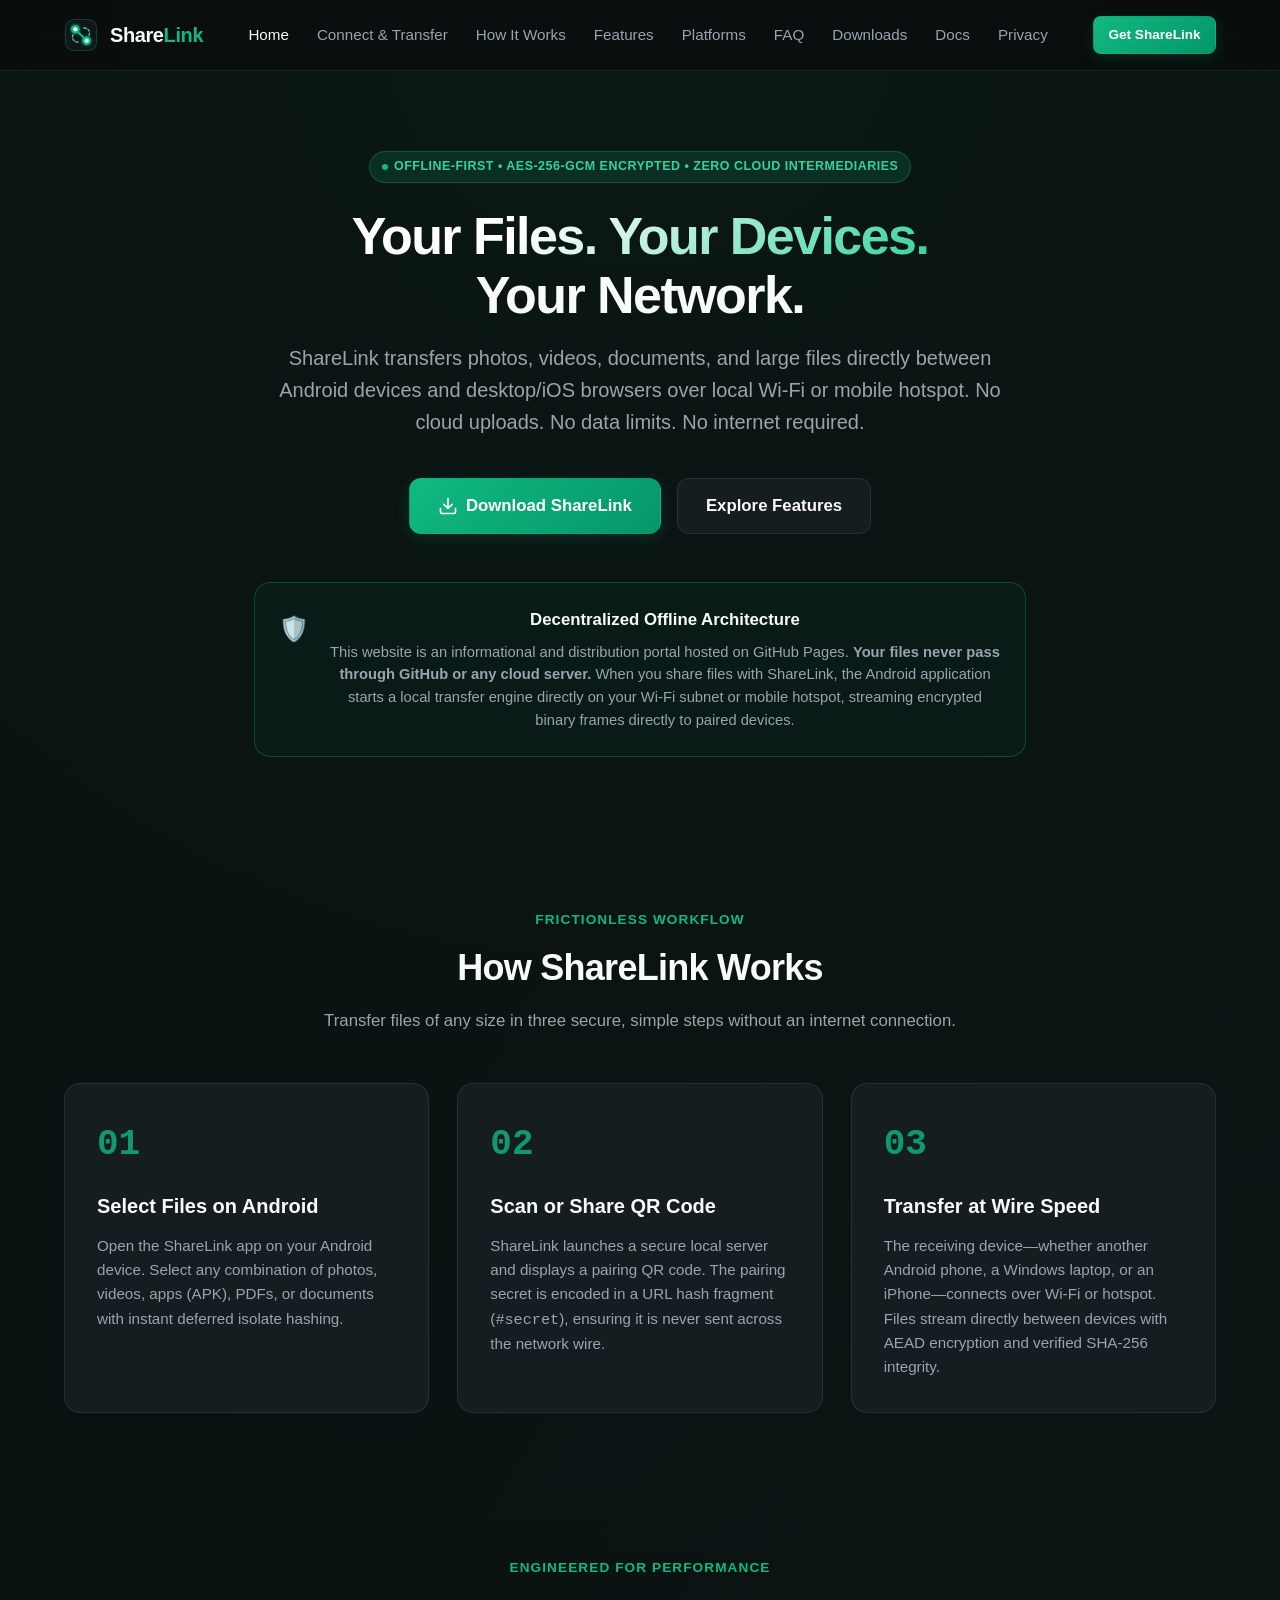
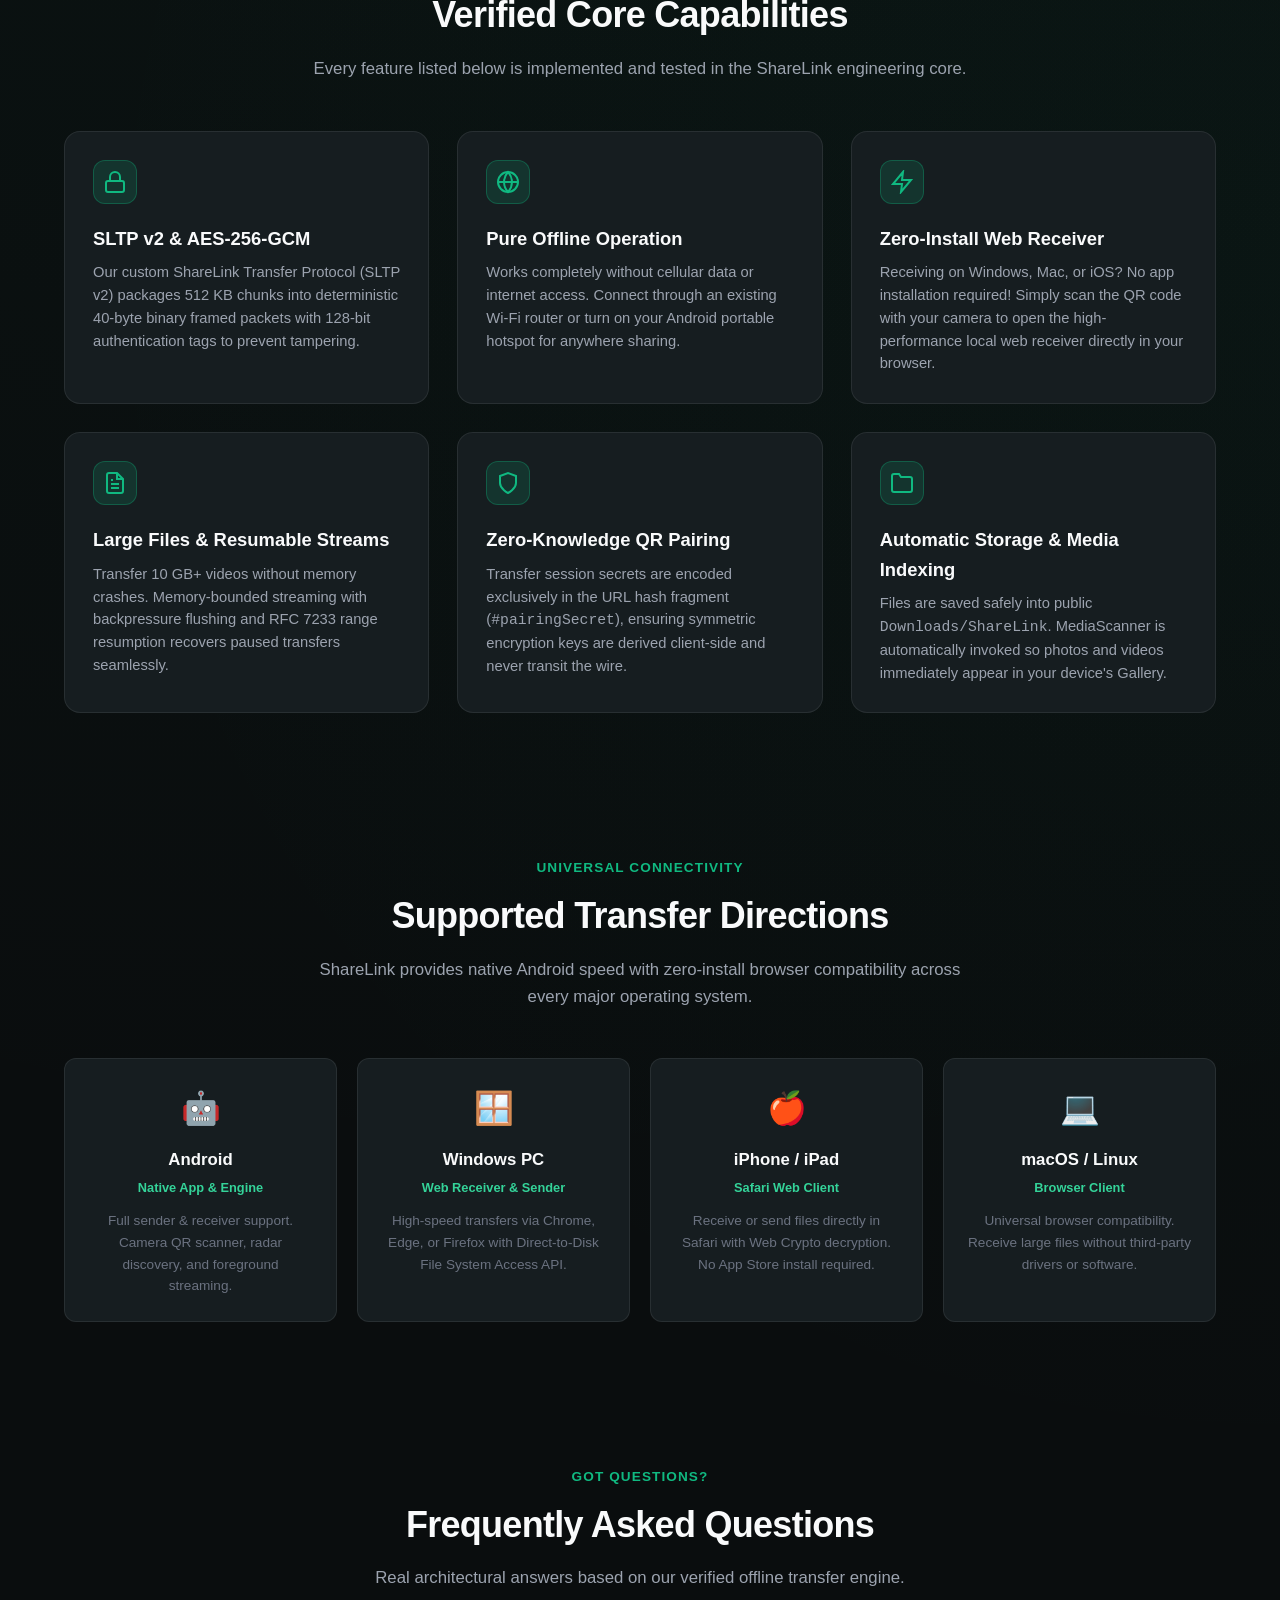
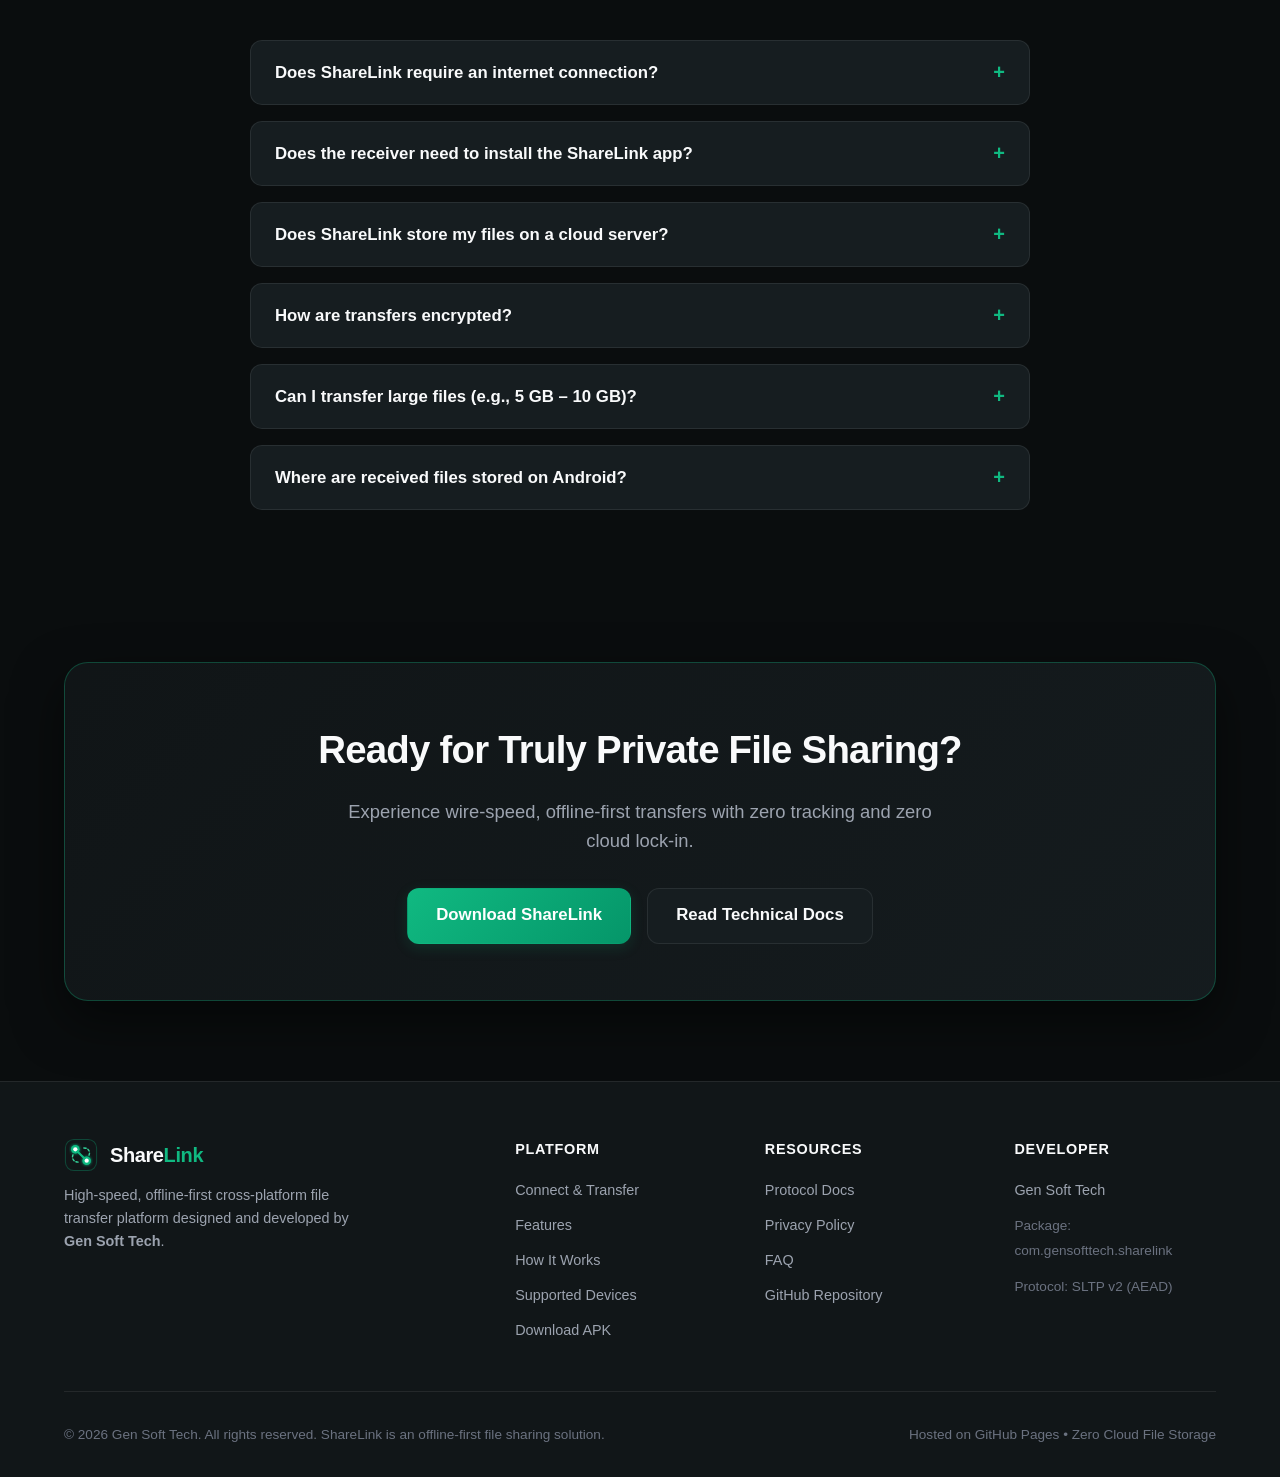
<file: index.html>
<!DOCTYPE html>
<html lang="en">
<head>
  <meta charset="UTF-8">
  <meta name="viewport" content="width=device-width, initial-scale=1.0">
  <title>ShareLink — Your Files. Your Devices. Your Network.</title>
  <meta name="description" content="Fast, offline-first cross-platform file sharing by Gen Soft Tech. Transfer large files directly between Android, iOS, Windows, and macOS over local Wi-Fi. No internet required.">
  <link rel="icon" type="image/svg+xml" href="assets/favicon.svg">
  <link rel="stylesheet" href="css/style.css">
</head>
<body>

  <!-- Site Navigation Header -->
  <header class="site-header">
    <div class="container nav-wrapper">
      <a href="./" class="brand-link" aria-label="ShareLink Home">
        <img src="assets/logo.svg" alt="ShareLink Logo" class="brand-logo">
        <span class="brand-name">Share<span>Link</span></span>
      </a>

      <nav>
        <ul class="nav-links" id="navLinks">
          <li><a href="./" class="active">Home</a></li>
          <li><a href="connect.html">Connect &amp; Transfer</a></li>
          <li><a href="#how-it-works">How It Works</a></li>
          <li><a href="#features">Features</a></li>
          <li><a href="#platforms">Platforms</a></li>
          <li><a href="#faq">FAQ</a></li>
          <li><a href="downloads.html">Downloads</a></li>
          <li><a href="docs.html">Docs</a></li>
          <li><a href="privacy.html">Privacy</a></li>
        </ul>
      </nav>

      <div class="nav-cta">
        <a href="downloads.html" class="btn btn-primary btn-sm">Get ShareLink</a>
        <button class="mobile-menu-toggle" id="mobileMenuBtn" aria-label="Toggle navigation menu">☰</button>
      </div>
    </div>
  </header>

  <!-- Main Hero Section -->
  <main>
    <section class="hero-section">
      <div class="container hero-content">
        <div class="badge">
          <span class="badge-dot"></span>
          Offline-First • AES-256-GCM Encrypted • Zero Cloud Intermediaries
        </div>

        <h1 class="hero-title">
          <span class="text-gradient">Your Files. Your Devices.</span><br>Your Network.
        </h1>

        <p class="hero-subtitle">
          ShareLink transfers photos, videos, documents, and large files directly between Android devices and desktop/iOS browsers over local Wi-Fi or mobile hotspot. No cloud uploads. No data limits. No internet required.
        </p>

        <div class="hero-actions">
          <a href="downloads.html" class="btn btn-primary btn-lg">
            <svg width="20" height="20" viewBox="0 0 24 24" fill="none" stroke="currentColor" stroke-width="2" stroke-linecap="round" stroke-linejoin="round">
              <path d="M21 15v4a2 2 0 0 1-2 2H5a2 2 0 0 1-2-2v-4"></path>
              <polyline points="7 10 12 15 17 10"></polyline>
              <line x1="12" y1="15" x2="12" y2="3"></line>
            </svg>
            Download ShareLink
          </a>
          <a href="#features" class="btn btn-secondary btn-lg">Explore Features</a>
        </div>

        <!-- Architecture Distinction Alert -->
        <div class="arch-distinction-banner">
          <div class="banner-icon">🛡️</div>
          <div class="banner-content">
            <h4>Decentralized Offline Architecture</h4>
            <p>
              This website is an informational and distribution portal hosted on GitHub Pages. <strong>Your files never pass through GitHub or any cloud server.</strong> When you share files with ShareLink, the Android application starts a local transfer engine directly on your Wi-Fi subnet or mobile hotspot, streaming encrypted binary frames directly to paired devices.
            </p>
          </div>
        </div>

      </div>
    </section>

    <!-- How It Works Section -->
    <section class="section" id="how-it-works">
      <div class="container">
        <div class="section-header">
          <div class="section-tag">Frictionless Workflow</div>
          <h2 class="section-title">How ShareLink Works</h2>
          <p class="section-subtitle">Transfer files of any size in three secure, simple steps without an internet connection.</p>
        </div>

        <div class="steps-grid">
          <div class="step-card">
            <div class="step-number">01</div>
            <h3 class="step-title">Select Files on Android</h3>
            <p class="step-desc">
              Open the ShareLink app on your Android device. Select any combination of photos, videos, apps (APK), PDFs, or documents with instant deferred isolate hashing.
            </p>
          </div>

          <div class="step-card">
            <div class="step-number">02</div>
            <h3 class="step-title">Scan or Share QR Code</h3>
            <p class="step-desc">
              ShareLink launches a secure local server and displays a pairing QR code. The pairing secret is encoded in a URL hash fragment (<code>#secret</code>), ensuring it is never sent across the network wire.
            </p>
          </div>

          <div class="step-card">
            <div class="step-number">03</div>
            <h3 class="step-title">Transfer at Wire Speed</h3>
            <p class="step-desc">
              The receiving device—whether another Android phone, a Windows laptop, or an iPhone—connects over Wi-Fi or hotspot. Files stream directly between devices with AEAD encryption and verified SHA-256 integrity.
            </p>
          </div>
        </div>
      </div>
    </section>

    <!-- Verified Features Section -->
    <section class="section" id="features">
      <div class="container">
        <div class="section-header">
          <div class="section-tag">Engineered For Performance</div>
          <h2 class="section-title">Verified Core Capabilities</h2>
          <p class="section-subtitle">Every feature listed below is implemented and tested in the ShareLink engineering core.</p>
        </div>

        <div class="features-grid">
          <div class="feature-card">
            <div class="feature-icon-wrapper">
              <svg width="24" height="24" viewBox="0 0 24 24" fill="none" stroke="currentColor" stroke-width="2"><rect x="3" y="11" width="18" height="11" rx="2" ry="2"></rect><path d="M7 11V7a5 5 0 0 1 10 0v4"></path></svg>
            </div>
            <h3 class="feature-title">SLTP v2 & AES-256-GCM</h3>
            <p class="feature-desc">
              Our custom ShareLink Transfer Protocol (SLTP v2) packages 512 KB chunks into deterministic 40-byte binary framed packets with 128-bit authentication tags to prevent tampering.
            </p>
          </div>

          <div class="feature-card">
            <div class="feature-icon-wrapper">
              <svg width="24" height="24" viewBox="0 0 24 24" fill="none" stroke="currentColor" stroke-width="2"><circle cx="12" cy="12" r="10"></circle><line x1="2" y1="12" x2="22" y2="12"></line><path d="M12 2a15.3 15.3 0 0 1 4 10 15.3 15.3 0 0 1-4 10 15.3 15.3 0 0 1-4-10 15.3 15.3 0 0 1 4-10z"></path></svg>
            </div>
            <h3 class="feature-title">Pure Offline Operation</h3>
            <p class="feature-desc">
              Works completely without cellular data or internet access. Connect through an existing Wi-Fi router or turn on your Android portable hotspot for anywhere sharing.
            </p>
          </div>

          <div class="feature-card">
            <div class="feature-icon-wrapper">
              <svg width="24" height="24" viewBox="0 0 24 24" fill="none" stroke="currentColor" stroke-width="2"><polygon points="13 2 3 14 12 14 11 22 21 10 12 10 13 2"></polygon></svg>
            </div>
            <h3 class="feature-title">Zero-Install Web Receiver</h3>
            <p class="feature-desc">
              Receiving on Windows, Mac, or iOS? No app installation required! Simply scan the QR code with your camera to open the high-performance local web receiver directly in your browser.
            </p>
          </div>

          <div class="feature-card">
            <div class="feature-icon-wrapper">
              <svg width="24" height="24" viewBox="0 0 24 24" fill="none" stroke="currentColor" stroke-width="2"><path d="M14 2H6a2 2 0 0 0-2 2v16a2 2 0 0 0 2 2h12a2 2 0 0 0 2-2V8z"></path><polyline points="14 2 14 8 20 8"></polyline><line x1="16" y1="13" x2="8" y2="13"></line><line x1="16" y1="17" x2="8" y2="17"></line><polyline points="10 9 9 9 8 9"></polyline></svg>
            </div>
            <h3 class="feature-title">Large Files & Resumable Streams</h3>
            <p class="feature-desc">
              Transfer 10 GB+ videos without memory crashes. Memory-bounded streaming with backpressure flushing and RFC 7233 range resumption recovers paused transfers seamlessly.
            </p>
          </div>

          <div class="feature-card">
            <div class="feature-icon-wrapper">
              <svg width="24" height="24" viewBox="0 0 24 24" fill="none" stroke="currentColor" stroke-width="2"><path d="M12 22s8-4 8-10V5l-8-3-8 3v7c0 6 8 10 8 10z"></path></svg>
            </div>
            <h3 class="feature-title">Zero-Knowledge QR Pairing</h3>
            <p class="feature-desc">
              Transfer session secrets are encoded exclusively in the URL hash fragment (<code>#pairingSecret</code>), ensuring symmetric encryption keys are derived client-side and never transit the wire.
            </p>
          </div>

          <div class="feature-card">
            <div class="feature-icon-wrapper">
              <svg width="24" height="24" viewBox="0 0 24 24" fill="none" stroke="currentColor" stroke-width="2"><path d="M22 19a2 2 0 0 1-2 2H4a2 2 0 0 1-2-2V5a2 2 0 0 1 2-2h5l2 3h9a2 2 0 0 1 2 2z"></path></svg>
            </div>
            <h3 class="feature-title">Automatic Storage & Media Indexing</h3>
            <p class="feature-desc">
              Files are saved safely into public <code>Downloads/ShareLink</code>. MediaScanner is automatically invoked so photos and videos immediately appear in your device's Gallery.
            </p>
          </div>
        </div>
      </div>
    </section>

    <!-- Platform Support Section -->
    <section class="section" id="platforms">
      <div class="container">
        <div class="section-header">
          <div class="section-tag">Universal Connectivity</div>
          <h2 class="section-title">Supported Transfer Directions</h2>
          <p class="section-subtitle">ShareLink provides native Android speed with zero-install browser compatibility across every major operating system.</p>
        </div>

        <div class="platforms-grid">
          <div class="platform-card">
            <div class="platform-icon">🤖</div>
            <div class="platform-name">Android</div>
            <div class="platform-mode">Native App &amp; Engine</div>
            <p class="platform-desc">Full sender &amp; receiver support. Camera QR scanner, radar discovery, and foreground streaming.</p>
          </div>

          <div class="platform-card">
            <div class="platform-icon">🪟</div>
            <div class="platform-name">Windows PC</div>
            <div class="platform-mode">Web Receiver &amp; Sender</div>
            <p class="platform-desc">High-speed transfers via Chrome, Edge, or Firefox with Direct-to-Disk File System Access API.</p>
          </div>

          <div class="platform-card">
            <div class="platform-icon">🍎</div>
            <div class="platform-name">iPhone / iPad</div>
            <div class="platform-mode">Safari Web Client</div>
            <p class="platform-desc">Receive or send files directly in Safari with Web Crypto decryption. No App Store install required.</p>
          </div>

          <div class="platform-card">
            <div class="platform-icon">💻</div>
            <div class="platform-name">macOS / Linux</div>
            <div class="platform-mode">Browser Client</div>
            <p class="platform-desc">Universal browser compatibility. Receive large files without third-party drivers or software.</p>
          </div>
        </div>
      </div>
    </section>

    <!-- FAQ Accordion Section -->
    <section class="section" id="faq">
      <div class="container">
        <div class="section-header">
          <div class="section-tag">Got Questions?</div>
          <h2 class="section-title">Frequently Asked Questions</h2>
          <p class="section-subtitle">Real architectural answers based on our verified offline transfer engine.</p>
        </div>

        <div class="faq-list">
          <div class="faq-item">
            <button class="faq-question">
              <span>Does ShareLink require an internet connection?</span>
              <span class="faq-icon">+</span>
            </button>
            <div class="faq-answer">
              <p>No. ShareLink is 100% offline-first. Transfers take place directly over your local Wi-Fi network or an Android portable mobile hotspot. No internet access or mobile data is ever used.</p>
            </div>
          </div>

          <div class="faq-item">
            <button class="faq-question">
              <span>Does the receiver need to install the ShareLink app?</span>
              <span class="faq-icon">+</span>
            </button>
            <div class="faq-answer">
              <p>Only if transferring Android-to-Android natively! For Windows, Mac, iOS, or other platforms, the receiver simply scans the QR code with their camera and opens ShareLink's built-in Web Receiver in their browser. Zero software installation is needed.</p>
            </div>
          </div>

          <div class="faq-item">
            <button class="faq-question">
              <span>Does ShareLink store my files on a cloud server?</span>
              <span class="faq-icon">+</span>
            </button>
            <div class="faq-answer">
              <p>Never. ShareLink has zero cloud servers, zero database backends, and zero accounts. Files travel exclusively peer-to-peer over the local link from sender RAM/disk to receiver RAM/disk.</p>
            </div>
          </div>

          <div class="faq-item">
            <button class="faq-question">
              <span>How are transfers encrypted?</span>
              <span class="faq-icon">+</span>
            </button>
            <div class="faq-answer">
              <p>ShareLink uses authenticated AES-256-GCM encryption with per-file HKDF-SHA256 derived keys and monotonic 96-bit nonces. The encryption key is derived using an out-of-band secret from the QR code hash fragment, ensuring wire eavesdroppers cannot decrypt the data.</p>
            </div>
          </div>

          <div class="faq-item">
            <button class="faq-question">
              <span>Can I transfer large files (e.g., 5 GB – 10 GB)?</span>
              <span class="faq-icon">+</span>
            </button>
            <div class="faq-answer">
              <p>Yes. Our transfer engine operates with 512 KB streaming frames, socket backpressure flushing, and bounded memory buffers. We have benchmarked files over 1 GB with stable peak RSS under 180 MB.</p>
            </div>
          </div>

          <div class="faq-item">
            <button class="faq-question">
              <span>Where are received files stored on Android?</span>
              <span class="faq-icon">+</span>
            </button>
            <div class="faq-answer">
              <p>Files are stored directly in your public <code>Downloads/ShareLink</code> folder. Received photos and videos are automatically indexed using the Android MediaScanner so they immediately show up in your Photos/Gallery app.</p>
            </div>
          </div>
        </div>
      </div>
    </section>

    <!-- Bottom Call-to-Action -->
    <section class="cta-section">
      <div class="container">
        <div class="cta-box">
          <h2 class="cta-title">Ready for Truly Private File Sharing?</h2>
          <p class="cta-subtitle">
            Experience wire-speed, offline-first transfers with zero tracking and zero cloud lock-in.
          </p>
          <div style="display: flex; gap: 1rem; justify-content: center; flex-wrap: wrap;">
            <a href="downloads.html" class="btn btn-primary btn-lg">Download ShareLink</a>
            <a href="docs.html" class="btn btn-secondary btn-lg">Read Technical Docs</a>
          </div>
        </div>
      </div>
    </section>
  </main>

  <!-- Site Footer -->
  <footer class="site-footer">
    <div class="container">
      <div class="footer-grid">
        <div class="footer-brand">
          <a href="./" class="brand-link">
            <img src="assets/logo.svg" alt="ShareLink Logo" class="brand-logo">
            <span class="brand-name">Share<span>Link</span></span>
          </a>
          <p>
            High-speed, offline-first cross-platform file transfer platform designed and developed by <strong>Gen Soft Tech</strong>.
          </p>
        </div>

        <div class="footer-col">
          <h5>Platform</h5>
          <ul>
            <li><a href="connect.html">Connect &amp; Transfer</a></li>
            <li><a href="./#features">Features</a></li>
            <li><a href="./#how-it-works">How It Works</a></li>
            <li><a href="./#platforms">Supported Devices</a></li>
            <li><a href="downloads.html">Download APK</a></li>
          </ul>
        </div>

        <div class="footer-col">
          <h5>Resources</h5>
          <ul>
            <li><a href="docs.html">Protocol Docs</a></li>
            <li><a href="privacy.html">Privacy Policy</a></li>
            <li><a href="./#faq">FAQ</a></li>
            <li><a href="https://github.com/gengadharan4656/sharelink" target="_blank" rel="noopener">GitHub Repository</a></li>
          </ul>
        </div>

        <div class="footer-col">
          <h5>Developer</h5>
          <ul>
            <li><span style="color: var(--text-secondary); font-size: 0.9rem;">Gen Soft Tech</span></li>
            <li><span style="color: var(--text-muted); font-size: 0.85rem;">Package: com.gensofttech.sharelink</span></li>
            <li><span style="color: var(--text-muted); font-size: 0.85rem;">Protocol: SLTP v2 (AEAD)</span></li>
          </ul>
        </div>
      </div>

      <div class="footer-bottom">
        <div>&copy; 2026 Gen Soft Tech. All rights reserved. ShareLink is an offline-first file sharing solution.</div>
        <div>Hosted on GitHub Pages • Zero Cloud File Storage</div>
      </div>
    </div>
  </footer>

  <script src="js/main.js"></script>
</body>
</html>
</file>
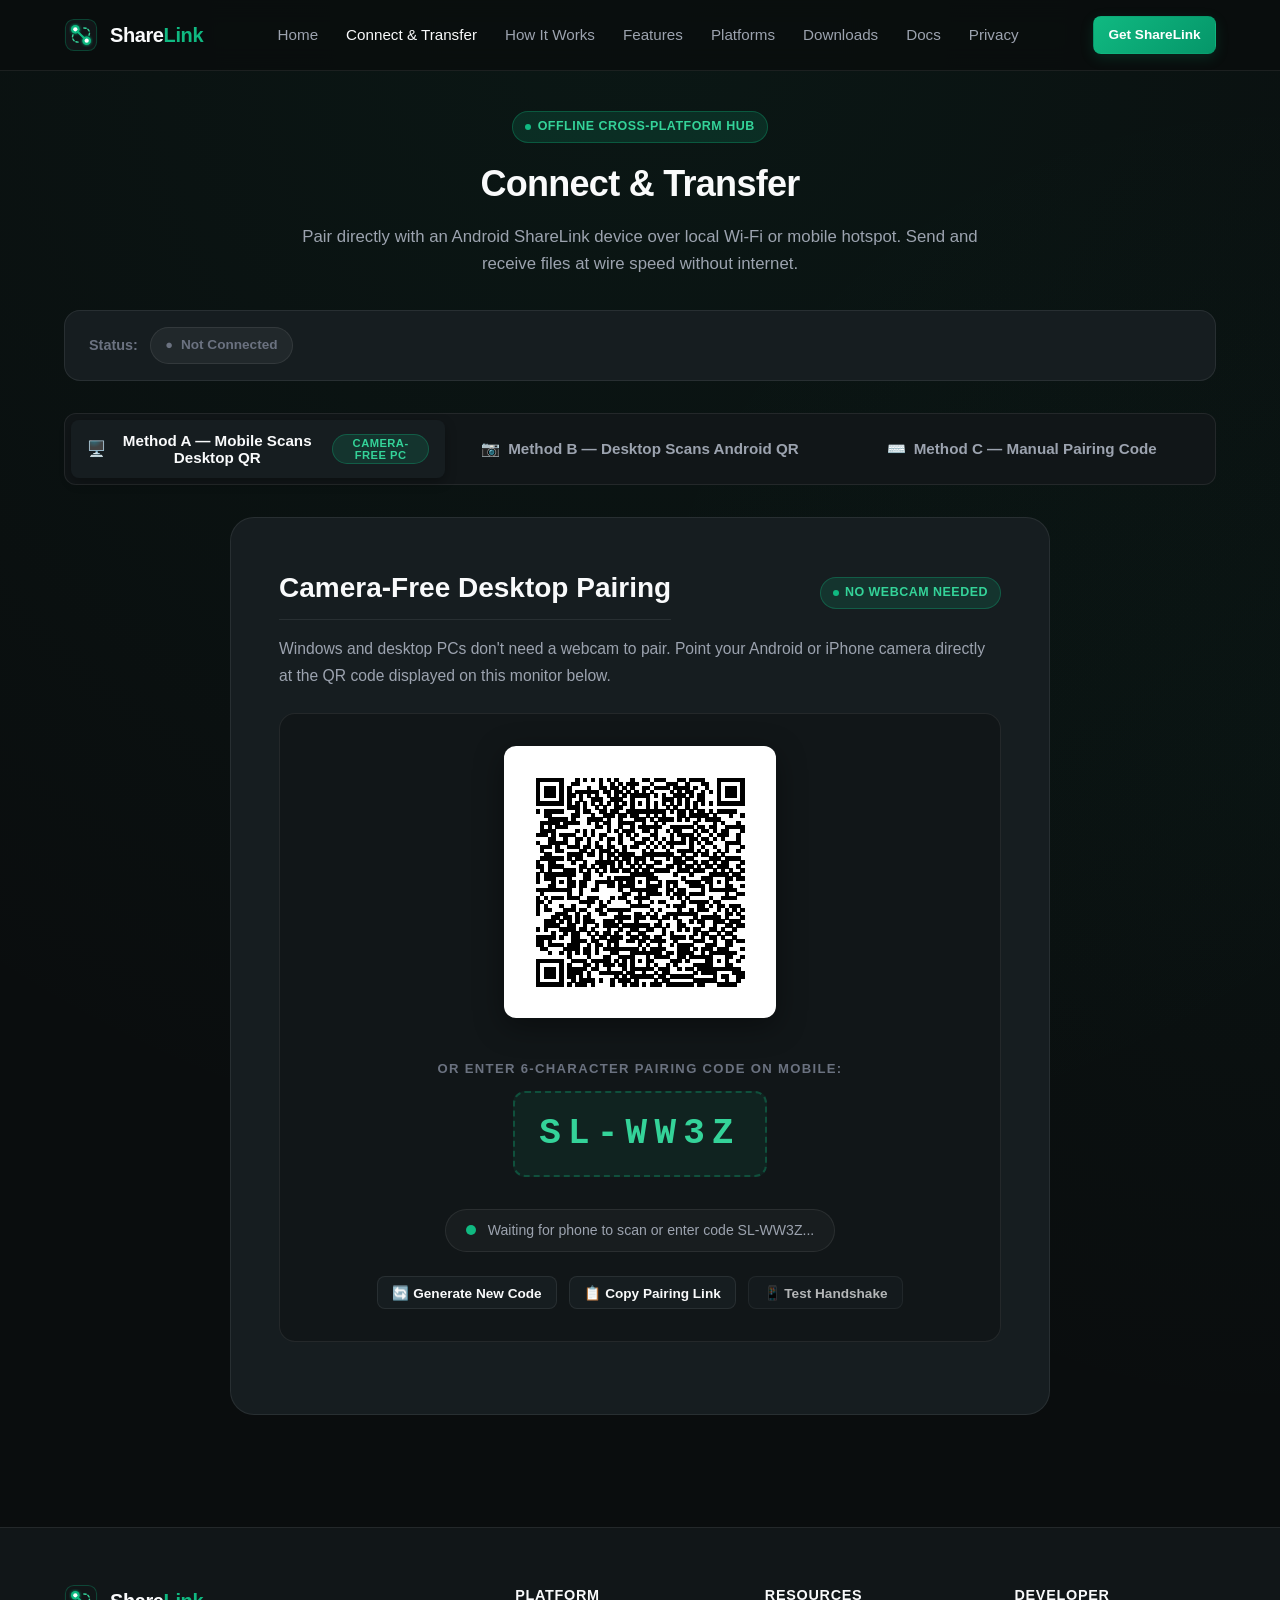
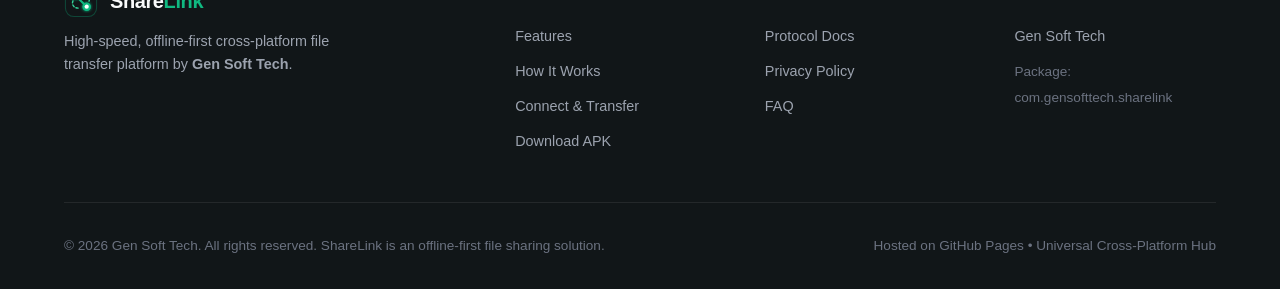
<file: connect.html>
<!DOCTYPE html>
<html lang="en">
<head>
  <meta charset="UTF-8">
  <meta name="viewport" content="width=device-width, initial-scale=1.0">
  <title>Connect & Transfer — ShareLink Cross-Platform Hub</title>
  <meta name="description" content="Connect to nearby Android ShareLink devices over local Wi-Fi or hotspot. Send and receive files directly with zero cloud relay.">
  <link rel="icon" type="image/svg+xml" href="assets/favicon.svg">
  <link rel="stylesheet" href="css/style.css">
  <style>
    /* Specific styles for Connect & Transfer Hub */
    .pairing-code-display {
      font-size: 2.25rem;
      font-weight: 800;
      font-family: var(--font-mono);
      letter-spacing: 0.2em;
      color: var(--accent-light);
      background: rgba(16, 185, 129, 0.08);
      border: 2px dashed var(--border-accent);
      padding: 0.75rem 1.5rem;
      border-radius: var(--radius-md);
      display: inline-block;
      margin: 0.75rem 0;
    }

    .pulse-indicator {
      display: inline-block;
      width: 10px;
      height: 10px;
      border-radius: 50%;
      background-color: var(--accent-primary);
      box-shadow: 0 0 0 rgba(16, 185, 129, 0.4);
      animation: pulseGlow 1.8s infinite;
    }

    @keyframes pulseGlow {
      0% { box-shadow: 0 0 0 0 rgba(16, 185, 129, 0.7); }
      70% { box-shadow: 0 0 0 10px rgba(16, 185, 129, 0); }
      100% { box-shadow: 0 0 0 0 rgba(16, 185, 129, 0); }
    }

    .fallback-banner {
      background: rgba(245, 158, 11, 0.1);
      border: 1px solid rgba(245, 158, 11, 0.3);
      border-radius: var(--radius-md);
      padding: 1.25rem;
      margin: 1rem 0;
    }

    .status-bar-wrapper {
      display: flex;
      align-items: center;
      justify-content: space-between;
      background-color: var(--bg-card);
      border: 1px solid var(--border-color);
      border-radius: var(--radius-lg);
      padding: 1rem 1.5rem;
      margin-bottom: 2rem;
      flex-wrap: wrap;
      gap: 1rem;
    }

    .status-pill {
      display: inline-flex;
      align-items: center;
      gap: 0.5rem;
      font-size: 0.85rem;
      font-weight: 600;
      padding: 0.4rem 0.9rem;
      border-radius: 9999px;
      background-color: rgba(255, 255, 255, 0.05);
      border: 1px solid var(--border-color);
    }

    .status-not_connected { color: var(--text-muted); }
    .status-connecting { color: #FBBF24; border-color: rgba(251, 191, 36, 0.3); background: rgba(251, 191, 36, 0.1); }
    .status-waiting_approval { color: #F97316; border-color: rgba(249, 115, 22, 0.3); background: rgba(249, 115, 22, 0.1); }
    .status-connected { color: #10B981; border-color: rgba(16, 185, 129, 0.3); background: rgba(16, 185, 129, 0.1); }
    .status-connection_lost { color: #EF4444; border-color: rgba(239, 68, 68, 0.3); background: rgba(239, 68, 68, 0.1); }
    .status-session_expired { color: #EAB308; border-color: rgba(234, 179, 8, 0.3); background: rgba(234, 179, 8, 0.1); }

    .method-nav {
      display: flex;
      gap: 0.5rem;
      background-color: var(--bg-surface);
      padding: 0.4rem;
      border-radius: var(--radius-md);
      border: 1px solid var(--border-color);
      margin-bottom: 2rem;
    }

    .method-tab-btn {
      flex: 1;
      padding: 0.75rem 1rem;
      background: none;
      border: none;
      color: var(--text-secondary);
      font-weight: 600;
      font-size: 0.95rem;
      border-radius: var(--radius-sm);
      cursor: pointer;
      transition: all var(--transition-fast);
      display: flex;
      align-items: center;
      justify-content: center;
      gap: 0.5rem;
    }

    .method-tab-btn.active {
      background-color: var(--bg-card);
      color: var(--text-primary);
      box-shadow: 0 4px 12px rgba(0, 0, 0, 0.3);
    }

    .scanner-viewfinder {
      position: relative;
      width: 100%;
      max-width: 440px;
      height: 280px;
      margin: 1.5rem auto;
      border-radius: var(--radius-lg);
      overflow: hidden;
      background-color: #000000;
      border: 2px dashed var(--border-color);
      display: flex;
      align-items: center;
      justify-content: center;
    }

    .scanner-viewfinder video {
      width: 100%;
      height: 100%;
      object-fit: cover;
    }

    .scanner-viewfinder.active-scanning {
      border: 2px solid var(--accent-primary);
      box-shadow: 0 0 25px var(--accent-glow);
    }

    .scan-laser {
      display: none;
      position: absolute;
      left: 10%;
      right: 10%;
      height: 2px;
      background: linear-gradient(90deg, transparent, var(--accent-light), transparent);
      box-shadow: 0 0 12px var(--accent-light);
      animation: scanLaser 2s infinite ease-in-out;
    }

    .scanner-viewfinder.active-scanning .scan-laser {
      display: block;
    }

    @keyframes scanLaser {
      0% { top: 15%; }
      50% { top: 85%; }
      100% { top: 15%; }
    }

    .security-notice-box {
      background: rgba(16, 185, 129, 0.05);
      border: 1px solid var(--border-accent);
      border-radius: var(--radius-lg);
      padding: 1.5rem;
      margin-top: 1.5rem;
    }

    .dropzone-box {
      border: 2px dashed rgba(255, 255, 255, 0.15);
      border-radius: var(--radius-lg);
      padding: 3rem 2rem;
      text-align: center;
      background-color: rgba(255, 255, 255, 0.02);
      transition: all var(--transition-fast);
      cursor: pointer;
    }

    .dropzone-box.drag-active {
      border-color: var(--accent-primary);
      background-color: var(--accent-glow);
    }

    .file-item-row {
      display: flex;
      align-items: center;
      justify-content: space-between;
      padding: 0.85rem 1rem;
      background-color: var(--bg-surface);
      border: 1px solid var(--border-color);
      border-radius: var(--radius-sm);
      margin-bottom: 0.5rem;
    }

    .file-item-info {
      display: flex;
      align-items: center;
      gap: 0.75rem;
    }

    .file-item-icon {
      font-size: 1.25rem;
    }

    .file-item-name {
      font-weight: 600;
      font-size: 0.95rem;
      color: var(--text-primary);
    }

    .file-item-meta {
      font-size: 0.8rem;
      color: var(--text-muted);
      font-family: var(--font-mono);
    }

    .btn-remove-file {
      background: none;
      border: none;
      color: var(--text-muted);
      cursor: pointer;
      font-size: 1.1rem;
      padding: 0.25rem 0.5rem;
      transition: color var(--transition-fast);
    }

    .btn-remove-file:hover {
      color: #EF4444;
    }

    .empty-state {
      padding: 2.5rem;
      text-align: center;
      color: var(--text-muted);
      font-size: 0.95rem;
    }

    .preset-pill {
      display: inline-block;
      font-size: 0.78rem;
      font-family: var(--font-mono);
      background-color: rgba(255, 255, 255, 0.06);
      padding: 0.25rem 0.6rem;
      border-radius: 4px;
      margin-right: 0.4rem;
      cursor: pointer;
      border: 1px solid var(--border-color);
    }

    .preset-pill:hover {
      border-color: var(--accent-primary);
      color: var(--accent-light);
    }
  </style>
</head>
<body>

  <!-- Navigation Header -->
  <header class="site-header">
    <div class="container nav-wrapper">
      <a href="./" class="brand-link" aria-label="ShareLink Home">
        <img src="assets/logo.svg" alt="ShareLink Logo" class="brand-logo">
        <span class="brand-name">Share<span>Link</span></span>
      </a>

      <nav>
        <ul class="nav-links" id="navLinks">
          <li><a href="./">Home</a></li>
          <li><a href="connect.html" class="active">Connect &amp; Transfer</a></li>
          <li><a href="./#how-it-works">How It Works</a></li>
          <li><a href="./#features">Features</a></li>
          <li><a href="./#platforms">Platforms</a></li>
          <li><a href="downloads.html">Downloads</a></li>
          <li><a href="docs.html">Docs</a></li>
          <li><a href="privacy.html">Privacy</a></li>
        </ul>
      </nav>

      <div class="nav-cta">
        <a href="downloads.html" class="btn btn-primary btn-sm">Get ShareLink</a>
        <button class="mobile-menu-toggle" id="mobileMenuBtn" aria-label="Toggle navigation menu">☰</button>
      </div>
    </div>
  </header>

  <main class="container" style="padding-top: 2.5rem; padding-bottom: 5rem;">
    <!-- Page Headline -->
    <div class="section-header" style="margin-bottom: 2rem;">
      <div class="badge" style="margin-bottom: 0.75rem;">
        <span class="badge-dot"></span> Offline Cross-Platform Hub
      </div>
      <h1 class="section-title">Connect &amp; Transfer</h1>
      <p class="section-subtitle">
        Pair directly with an Android ShareLink device over local Wi-Fi or mobile hotspot. Send and receive files at wire speed without internet.
      </p>
    </div>

    <!-- Live Connection Status Bar -->
    <div class="status-bar-wrapper">
      <div style="display: flex; align-items: center; gap: 0.75rem;">
        <span style="font-size: 0.9rem; color: var(--text-muted); font-weight: 600;">Status:</span>
        <div id="connectionStatusBadge" class="status-pill status-not_connected">
          <span style="font-size: 0.8rem;">●</span>
          <span id="connectionStatusText">Not Connected</span>
        </div>
      </div>

      <div id="connectedDeviceBar" style="display: none; align-items: center; gap: 1rem;">
        <span style="font-size: 0.9rem; color: var(--text-secondary);">
          Host: <strong id="barDeviceName" style="color: var(--text-primary);">Android Device</strong> (<span id="barDeviceIp" style="font-family: var(--font-mono);">192.168.43.1:8080</span>)
        </span>
        <button class="btn btn-secondary btn-sm" onclick="ConnectApp.disconnect()">Disconnect</button>
      </div>
    </div>

    <!-- PANEL 1: CONNECTION SETUP -->
    <section id="connectPanelSection">
      <!-- Method Selector Tabs -->
      <div class="method-nav">
        <button class="method-tab-btn active" data-target="paneDesktopQr">
          <span>🖥️</span> Method A — Mobile Scans Desktop QR <span class="badge" style="font-size: 0.7rem; padding: 0.15rem 0.5rem; margin-left: 0.25rem;">Camera-Free PC</span>
        </button>
        <button class="method-tab-btn" data-target="paneQr">
          <span>📷</span> Method B — Desktop Scans Android QR
        </button>
        <button class="method-tab-btn" data-target="paneManual">
          <span>⌨️</span> Method C — Manual Pairing Code
        </button>
      </div>

      <!-- METHOD A: MOBILE SCANS DESKTOP QR (Camera-Free Desktop Priority) -->
      <div id="paneDesktopQr" class="method-pane doc-content" style="margin-bottom: 2rem;">
        <div style="display: flex; justify-content: space-between; align-items: center; margin-bottom: 1rem; flex-wrap: wrap; gap: 0.5rem;">
          <h2 style="margin: 0;">Camera-Free Desktop Pairing</h2>
          <span class="badge"><span class="badge-dot"></span> No Webcam Needed</span>
        </div>
        <p>
          Windows and desktop PCs don't need a webcam to pair. Point your Android or iPhone camera directly at the QR code displayed on this monitor below.
        </p>

        <!-- Desktop QR Canvas Card -->
        <div style="background-color: var(--bg-surface); border: 1px solid var(--border-color); border-radius: var(--radius-lg); padding: 2rem; margin: 1.5rem 0; text-align: center;">
          <div style="display: inline-block; padding: 1rem; background-color: #FFFFFF; border-radius: var(--radius-md); box-shadow: 0 8px 30px rgba(0, 0, 0, 0.4); margin-bottom: 1rem;">
            <canvas id="desktopQrCanvas" width="240" height="240" style="display: block; margin: 0 auto;"></canvas>
          </div>

          <div style="margin-top: 1rem;">
            <div style="font-size: 0.82rem; font-weight: 700; color: var(--text-muted); text-transform: uppercase; letter-spacing: 0.1em;">
              Or Enter 6-Character Pairing Code on Mobile:
            </div>
            <div id="desktopPairingCodeVal" class="pairing-code-display">SL-4829</div>
          </div>

          <!-- Pulsing Live Radar Indicator -->
          <div style="display: flex; align-items: center; justify-content: center; gap: 0.75rem; margin: 1.25rem auto 0; padding: 0.6rem 1.25rem; background: rgba(255, 255, 255, 0.03); border-radius: 9999px; border: 1px solid var(--border-color); width: fit-content;">
            <span class="pulse-indicator"></span>
            <span id="desktopSessionStatusText" style="font-size: 0.88rem; color: var(--text-secondary);">Waiting for phone to scan or enter code...</span>
          </div>

          <!-- Incoming Pairing Request Approval Box -->
          <div id="desktopApprovalCard" style="display: none; background: rgba(16, 185, 129, 0.08); border: 1px solid var(--accent-primary); border-radius: var(--radius-md); padding: 1.5rem; margin-top: 1.5rem; text-align: center;">
            <div style="font-size: 2.2rem; margin-bottom: 0.5rem;">📱🤝💻</div>
            <h3 style="font-size: 1.2rem; font-weight: 700; margin-bottom: 0.5rem; color: var(--text-primary);">Incoming Pairing Request</h3>
            <p id="desktopApprovalDetails" style="font-size: 0.95rem; color: var(--text-secondary); margin-bottom: 1.25rem;">
              Device <strong>Android Device</strong> is requesting an encrypted transfer session.
            </p>
            <div style="display: flex; gap: 0.75rem; justify-content: center;">
              <button id="btnApproveIncomingPair" class="btn btn-primary btn-sm">✅ Approve Connection</button>
              <button id="btnRejectIncomingPair" class="btn btn-secondary btn-sm" style="color: #EF4444;">❌ Reject</button>
            </div>
          </div>

          <div style="display: flex; justify-content: center; gap: 0.75rem; margin-top: 1.5rem; flex-wrap: wrap;">
            <button id="btnRegenDesktopQr" class="btn btn-secondary btn-sm">🔄 Generate New Code</button>
            <button id="btnCopyDesktopLink" class="btn btn-secondary btn-sm">📋 Copy Pairing Link</button>
            <button id="btnSimulatePhoneScan" class="btn btn-secondary btn-sm" style="opacity: 0.7;">📱 Test Handshake</button>
          </div>
        </div>
      </div>

      <!-- METHOD B: DESKTOP SCANS ANDROID QR -->
      <div id="paneQr" class="method-pane doc-content" style="display: none; margin-bottom: 2rem;">
        <h2 style="margin-top: 0;">Desktop Camera Scanner</h2>
        <p>
          If your computer has a webcam or you are using a laptop, position the QR code displayed on your Android phone in front of your camera:
        </p>

        <!-- Graceful Camera Failure Notice -->
        <div id="cameraFallbackNotice" style="display: none;" class="fallback-banner">
          <div style="display: flex; align-items: flex-start; gap: 0.75rem;">
            <span style="font-size: 1.5rem;">📷❌</span>
            <div style="flex: 1;">
              <strong style="color: #F59E0B; font-size: 0.95rem;">No Webcam Detected or Camera Permission Denied</strong>
              <p style="font-size: 0.88rem; color: var(--text-secondary); margin: 0.35rem 0 0.75rem;">
                Your computer does not have a working webcam or camera access was blocked. Don't worry — Windows users do not need a webcam!
              </p>
              <div style="display: flex; gap: 0.5rem; flex-wrap: wrap;">
                <button type="button" class="btn btn-primary btn-sm" onclick="ConnectApp.switchToMethod('paneDesktopQr')">
                  🖥️ Use Method A (Mobile Scans Desktop QR)
                </button>
                <button type="button" class="btn btn-secondary btn-sm" onclick="ConnectApp.switchToMethod('paneManual')">
                  ⌨️ Use Method C (Manual Code)
                </button>
              </div>
            </div>
          </div>
        </div>

        <div class="scanner-viewfinder" id="qrScannerBox">
          <video id="qrVideo" playsinline></video>
          <canvas id="qrCanvas" style="display: none;"></canvas>
          <div class="scan-laser"></div>
          <div id="qrScanPrompt" style="position: absolute; text-align: center; color: var(--text-muted); font-size: 0.9rem; padding: 1rem;">
            Click <strong>Start Camera Scanner</strong> to scan QR code
          </div>
        </div>

        <div style="display: flex; justify-content: center; gap: 0.75rem; margin-bottom: 1.5rem; flex-wrap: wrap;">
          <button id="btnStartQrScanner" class="btn btn-primary btn-sm">📷 Start Camera Scanner</button>
          <button id="btnFlipQrCamera" class="btn btn-secondary btn-sm">🔄 Flip Camera</button>
          <label class="btn btn-secondary btn-sm" style="cursor: pointer;">
            📁 Upload QR Image
            <input type="file" id="qrFileInput" accept="image/*" style="display: none;">
          </label>
        </div>

        <div id="qrScanError" style="display: none; background: rgba(239, 68, 68, 0.1); border: 1px solid rgba(239, 68, 68, 0.3); color: #EF4444; padding: 0.75rem; border-radius: var(--radius-sm); font-size: 0.85rem; margin-bottom: 1.5rem; text-align: center;"></div>

        <!-- Manual Paste Input Alternative -->
        <div style="background-color: var(--bg-surface); padding: 1.25rem; border-radius: var(--radius-md); border: 1px solid var(--border-color);">
          <label style="display: block; font-size: 0.85rem; color: var(--text-muted); font-weight: 600; margin-bottom: 0.5rem;">
            Or Paste Scanned QR Code Link:
          </label>
          <div style="display: flex; gap: 0.5rem;">
            <input type="text" id="qrPasteInput" class="setting-input" style="flex: 1;" placeholder="http://192.168.43.1:8080/s/token123#secret456">
            <button id="btnParseQrString" class="btn btn-primary btn-sm">Connect</button>
          </div>
        </div>
      </div>

      <!-- METHOD C: MANUAL PAIRING CODE -->
      <div id="paneManual" class="method-pane doc-content" style="display: none; margin-bottom: 2rem;">
        <h2 style="margin-top: 0;">Manual Pairing Code</h2>
        <p>
          Connect by entering the 6-character code (e.g. <code>SL-4829</code>) displayed on the Android ShareLink screen:
        </p>

        <div style="display: grid; grid-template-columns: 2fr 1fr; gap: 1rem; margin-bottom: 1.25rem;">
          <div>
            <label style="display: block; font-size: 0.85rem; color: var(--text-muted); font-weight: 600; margin-bottom: 0.4rem;">
              Android Device IP Address:
            </label>
            <input type="text" id="manualIpInput" class="setting-input" value="192.168.43.1" placeholder="192.168.43.1">
            <div style="margin-top: 0.4rem;">
              <span class="preset-pill" onclick="document.getElementById('manualIpInput').value='192.168.43.1'">Hotspot: 192.168.43.1</span>
              <span class="preset-pill" onclick="document.getElementById('manualIpInput').value='192.168.1.'">Wi-Fi: 192.168.1.x</span>
            </div>
          </div>

          <div>
            <label style="display: block; font-size: 0.85rem; color: var(--text-muted); font-weight: 600; margin-bottom: 0.4rem;">
              Server Port:
            </label>
            <input type="text" id="manualPortInput" class="setting-input" value="8080" placeholder="8080">
          </div>
        </div>

        <div style="margin-bottom: 1.25rem;">
          <label style="display: block; font-size: 0.85rem; color: var(--text-muted); font-weight: 600; margin-bottom: 0.4rem;">
            Pairing Code (6 Characters):
          </label>
          <input type="text" id="manualPairingCodeInput" class="setting-input" placeholder="e.g. SL-4829" maxlength="8" style="font-family: var(--font-mono); font-size: 1.25rem; letter-spacing: 0.15em; text-transform: uppercase;">
          <div style="font-size: 0.78rem; color: var(--text-muted); margin-top: 0.25rem;">
            Look for the 6-character code under the QR code on your phone screen.
          </div>
        </div>

        <div style="margin-bottom: 1.5rem;">
          <label style="display: block; font-size: 0.85rem; color: var(--text-muted); font-weight: 600; margin-bottom: 0.4rem;">
            Your Device Name:
          </label>
          <input type="text" id="manualClientNameInput" class="setting-input" value="Windows PC Chrome" placeholder="Windows PC Chrome">
        </div>

        <div id="manualPairStatus" style="display: none; padding: 0.75rem 1rem; border-radius: var(--radius-sm); margin-bottom: 1.25rem; font-size: 0.9rem; text-align: center;"></div>

        <div style="text-align: center;">
          <button id="btnManualPairConnect" class="btn btn-primary btn-lg" style="width: 100%; max-width: 320px;">
            🔗 Verify &amp; Establish Connection
          </button>
        </div>
      </div>

      <!-- Real-World Browser Security Notice & Direct Launch Result -->
      <div id="connectionResultContainer" class="security-notice-box" style="display: none;">
        <div style="display: flex; align-items: flex-start; gap: 1rem;">
          <div style="font-size: 2rem;">🛡️</div>
          <div style="flex: 1;">
            <h3 style="font-size: 1.2rem; font-weight: 750; margin-bottom: 0.5rem; color: var(--text-primary);">
              Launch Direct Transfer Session
            </h3>

            <div id="mixedContentNotice">
              <p style="font-size: 0.92rem; color: var(--text-secondary); line-height: 1.6; margin-bottom: 1rem;">
                <strong>Browser Security &amp; Local Network Access Notice:</strong> Because this website is securely hosted on GitHub Pages (<code>HTTPS</code>), modern web browsers (Chrome, Edge, Safari, Firefox) strictly prohibit background requests to unencrypted local network devices (<code>HTTP</code>) due to <strong>Mixed Content</strong> and <strong>Private Network Access (PNA)</strong> security policies.
              </p>
              <p style="font-size: 0.92rem; color: var(--text-secondary); line-height: 1.6; margin-bottom: 1.25rem;">
                To interact with the Android transfer engine with 100% full speed, zero cross-origin barriers, and hardware WebCrypto acceleration, open the direct local session link below:
              </p>
            </div>

            <div style="display: flex; gap: 1rem; flex-wrap: wrap; align-items: center;">
              <a id="btnDirectLaunch" href="#" target="_blank" rel="noopener" class="btn btn-primary btn-lg">
                🚀 Launch Direct Transfer Dashboard ↗
              </a>
              <span style="font-size: 0.85rem; color: var(--text-muted); font-family: var(--font-mono);">
                Target: <a id="directUrlLink" href="#" target="_blank" style="color: var(--accent-light);">http://192.168.43.1:8080/</a>
              </span>
            </div>
          </div>
        </div>
      </div>
    </section>

    <!-- PANEL 2: LIVE CONNECTED TRANSFER DASHBOARD (Send & Receive) -->
    <section id="transferDashboardSection" style="display: none;">
      <!-- Dashboard Sub-Tabs -->
      <div class="method-nav">
        <button class="dash-tab-btn active" data-target="dashPaneSend">
          <span>🚀</span> Send Files to Android
        </button>
        <button class="dash-tab-btn" data-target="dashPaneReceive">
          <span>📥</span> Receive Files from Android
        </button>
        <button class="dash-tab-btn" data-target="dashPaneHistory">
          <span>📜</span> Transfer History
        </button>
      </div>

      <!-- SUB-TAB 1: SEND FILES TO ANDROID -->
      <div id="dashPaneSend" class="dash-pane doc-content">
        <h2 style="margin-top: 0;">Upload Files to Connected Device</h2>
        <p>
          Select photos, videos, APKs, or documents to stream directly into the Android device's <code>Downloads/ShareLink</code> folder.
        </p>

        <!-- Drag & Drop Zone -->
        <div id="sendDropzone" class="dropzone-box" onclick="document.getElementById('sendFileInput').click()">
          <div style="font-size: 2.5rem; margin-bottom: 0.75rem;">📁</div>
          <h3 style="font-size: 1.2rem; font-weight: 700; margin-bottom: 0.5rem;">Drag &amp; drop files here</h3>
          <p style="color: var(--text-muted); font-size: 0.9rem; margin-bottom: 1.25rem;">
            Supports large files up to 10 GB. Fast isolate streaming with backpressure.
          </p>
          <div style="display: flex; gap: 0.75rem; justify-content: center; flex-wrap: wrap;">
            <button class="btn btn-primary btn-sm" type="button" onclick="event.stopPropagation(); document.getElementById('sendFileInput').click();">Select Files</button>
            <button class="btn btn-secondary btn-sm" type="button" onclick="event.stopPropagation(); document.getElementById('sendFolderInput').click();">Select Folder</button>
          </div>
        </div>

        <input type="file" id="sendFileInput" multiple style="display: none;">
        <input type="file" id="sendFolderInput" webkitdirectory directory multiple style="display: none;">

        <!-- Queue Summary -->
        <div style="display: flex; justify-content: space-between; align-items: center; margin: 1.5rem 0 0.75rem;">
          <div style="font-weight: 700; font-size: 1rem;">
            Selected Queue: <span id="uploadSummaryCount" style="color: var(--accent-light);">0 files</span> (<span id="uploadSummarySize">0 B</span>)
          </div>
          <button class="btn btn-secondary btn-sm" onclick="ConnectApp.clearUploadQueue()">Clear Queue</button>
        </div>

        <!-- Selected Files List -->
        <div id="uploadQueueList" style="margin-bottom: 1.5rem;">
          <div class="empty-state">No files selected. Drag &amp; drop files above or click to browse.</div>
        </div>

        <!-- Upload Streaming Progress Bar -->
        <div id="uploadProgressBox" style="display: none; background: var(--bg-surface); padding: 1.25rem; border-radius: var(--radius-md); border: 1px solid var(--border-color); margin-bottom: 1.5rem;">
          <div style="display: flex; justify-content: space-between; align-items: center; margin-bottom: 0.75rem;">
            <strong id="uploadProgressStatus" style="font-size: 0.95rem; color: var(--text-primary);">Preparing upload...</strong>
            <button id="btnCancelUpload" class="btn btn-secondary btn-sm">Cancel</button>
          </div>
          <div class="transfer-progress-bar">
            <div id="uploadProgressFill" class="progress-fill" style="width: 0%;"></div>
          </div>
          <div style="display: flex; justify-content: space-between; font-size: 0.8rem; color: var(--text-muted); margin-top: 0.5rem; font-family: var(--font-mono);">
            <span id="uploadProgressMetrics">0% • 0 MB/s</span>
          </div>
        </div>

        <div style="text-align: center;">
          <button id="btnStartSend" class="btn btn-primary btn-lg" style="min-width: 240px;" disabled>
            🚀 Send Files to Android
          </button>
        </div>
      </div>

      <!-- SUB-TAB 2: RECEIVE FILES FROM ANDROID -->
      <div id="dashPaneReceive" class="dash-pane doc-content" style="display: none;">
        <div style="display: flex; justify-content: space-between; align-items: center; margin-bottom: 1.25rem; flex-wrap: wrap; gap: 0.75rem;">
          <div>
            <h2 style="margin: 0;">Files Available from Android Sender</h2>
            <p style="color: var(--text-muted); font-size: 0.85rem; margin-top: 0.25rem;">Select files to stream directly to your browser.</p>
          </div>
          <button class="btn btn-primary btn-sm" onclick="ConnectApp.downloadAllSelected()">Download Selected</button>
        </div>

        <div id="receiveFilesList">
          <div class="empty-state">No files currently offered by the Android sender.</div>
        </div>
      </div>

      <!-- SUB-TAB 3: TRANSFER HISTORY -->
      <div id="dashPaneHistory" class="dash-pane doc-content" style="display: none;">
        <h2 style="margin-top: 0;">Session Transfer History</h2>
        <div style="overflow-x: auto; margin-top: 1rem;">
          <table style="width: 100%; border-collapse: collapse; font-size: 0.9rem; text-align: left;">
            <thead>
              <tr style="border-bottom: 1px solid var(--border-color); color: var(--text-muted);">
                <th style="padding: 0.75rem;">Time</th>
                <th style="padding: 0.75rem;">Direction</th>
                <th style="padding: 0.75rem;">Filename</th>
                <th style="padding: 0.75rem;">Size</th>
                <th style="padding: 0.75rem;">Status</th>
              </tr>
            </thead>
            <tbody id="historyListTableBody">
              <tr>
                <td colspan="5" class="empty-state">No transfers recorded in this session.</td>
              </tr>
            </tbody>
          </table>
        </div>
      </div>
    </section>
  </main>

  <!-- Site Footer -->
  <footer class="site-footer">
    <div class="container">
      <div class="footer-grid">
        <div class="footer-brand">
          <a href="./" class="brand-link">
            <img src="assets/logo.svg" alt="ShareLink Logo" class="brand-logo">
            <span class="brand-name">Share<span>Link</span></span>
          </a>
          <p>High-speed, offline-first cross-platform file transfer platform by <strong>Gen Soft Tech</strong>.</p>
        </div>

        <div class="footer-col">
          <h5>Platform</h5>
          <ul>
            <li><a href="./#features">Features</a></li>
            <li><a href="./#how-it-works">How It Works</a></li>
            <li><a href="connect.html">Connect &amp; Transfer</a></li>
            <li><a href="downloads.html">Download APK</a></li>
          </ul>
        </div>

        <div class="footer-col">
          <h5>Resources</h5>
          <ul>
            <li><a href="docs.html">Protocol Docs</a></li>
            <li><a href="privacy.html">Privacy Policy</a></li>
            <li><a href="./#faq">FAQ</a></li>
          </ul>
        </div>

        <div class="footer-col">
          <h5>Developer</h5>
          <ul>
            <li><span style="color: var(--text-secondary); font-size: 0.9rem;">Gen Soft Tech</span></li>
            <li><span style="color: var(--text-muted); font-size: 0.85rem;">Package: com.gensofttech.sharelink</span></li>
          </ul>
        </div>
      </div>

      <div class="footer-bottom">
        <div>&copy; 2026 Gen Soft Tech. All rights reserved. ShareLink is an offline-first file sharing solution.</div>
        <div>Hosted on GitHub Pages • Universal Cross-Platform Hub</div>
      </div>
    </div>
  </footer>

  <script src="js/qrcode.js"></script>
  <script src="js/qr-scanner.js"></script>
  <script src="js/connect.js"></script>
  <script src="js/main.js"></script>
</body>
</html>
</file>
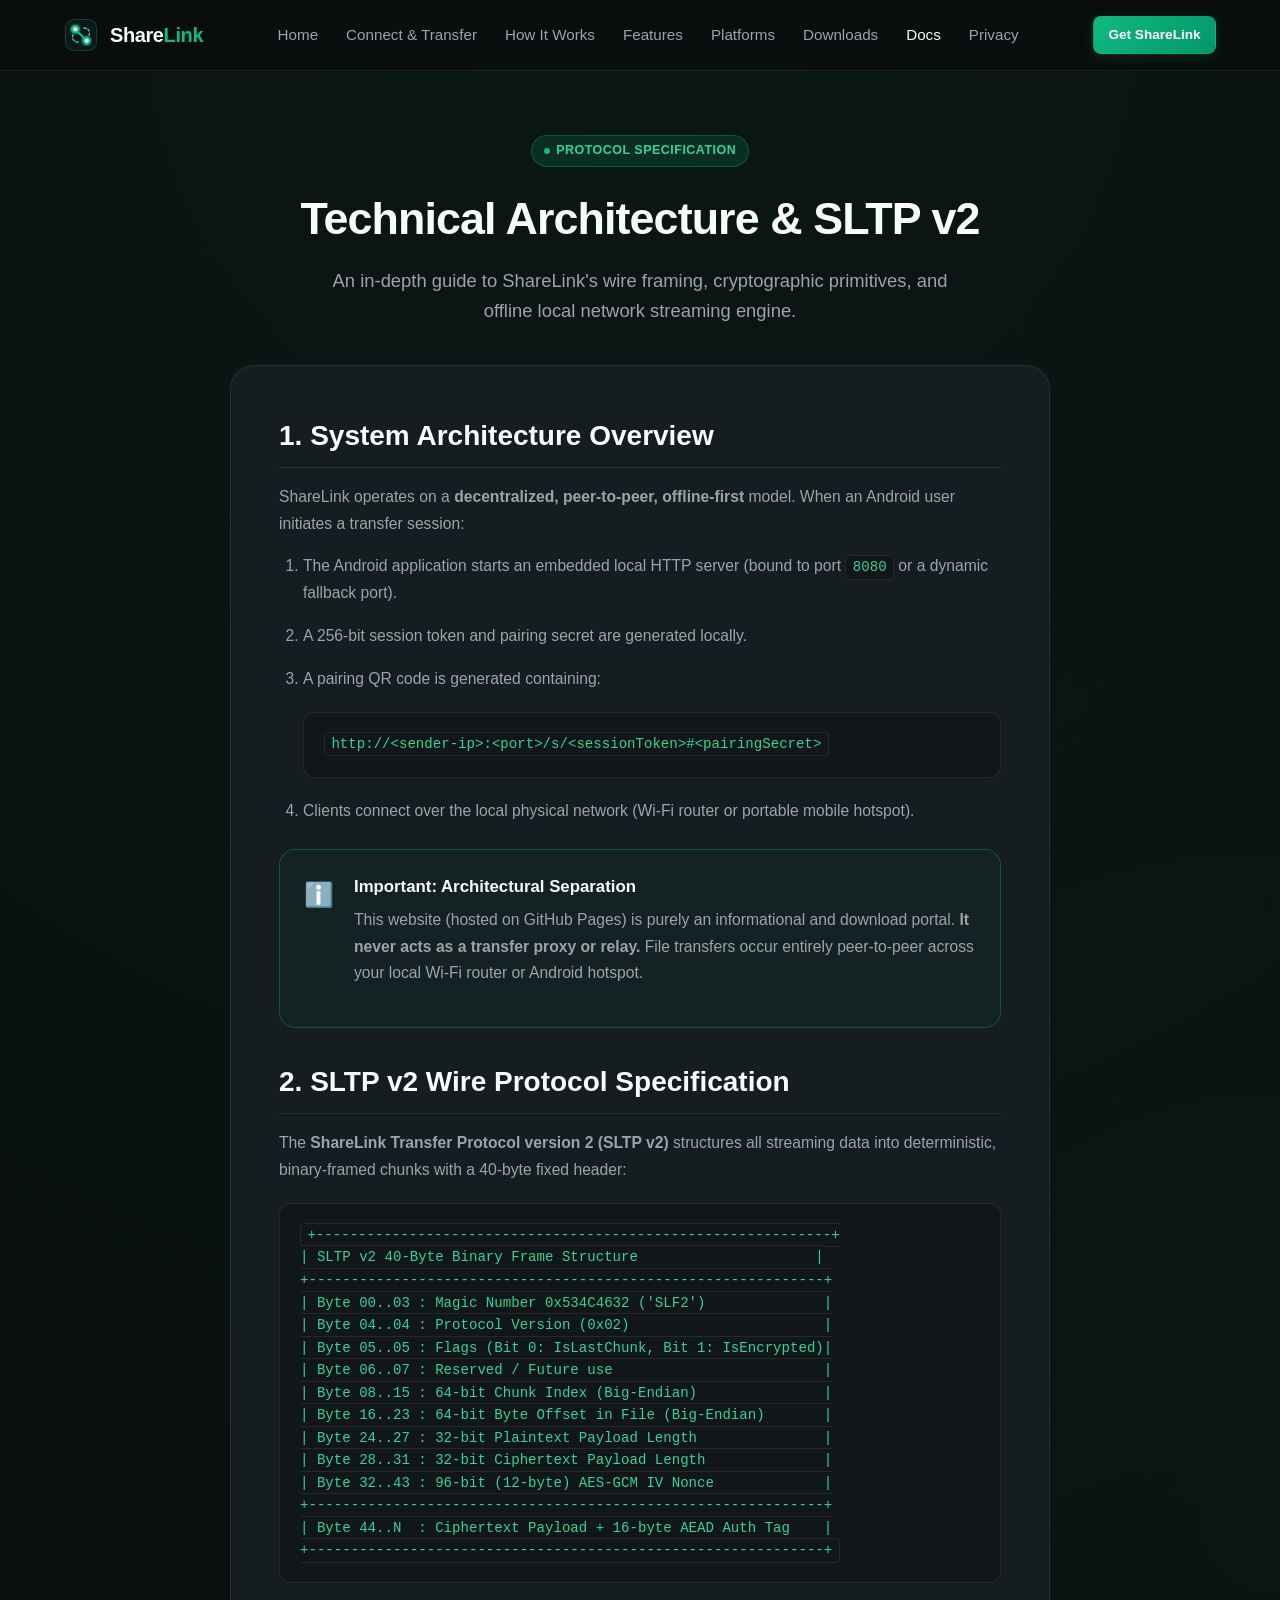
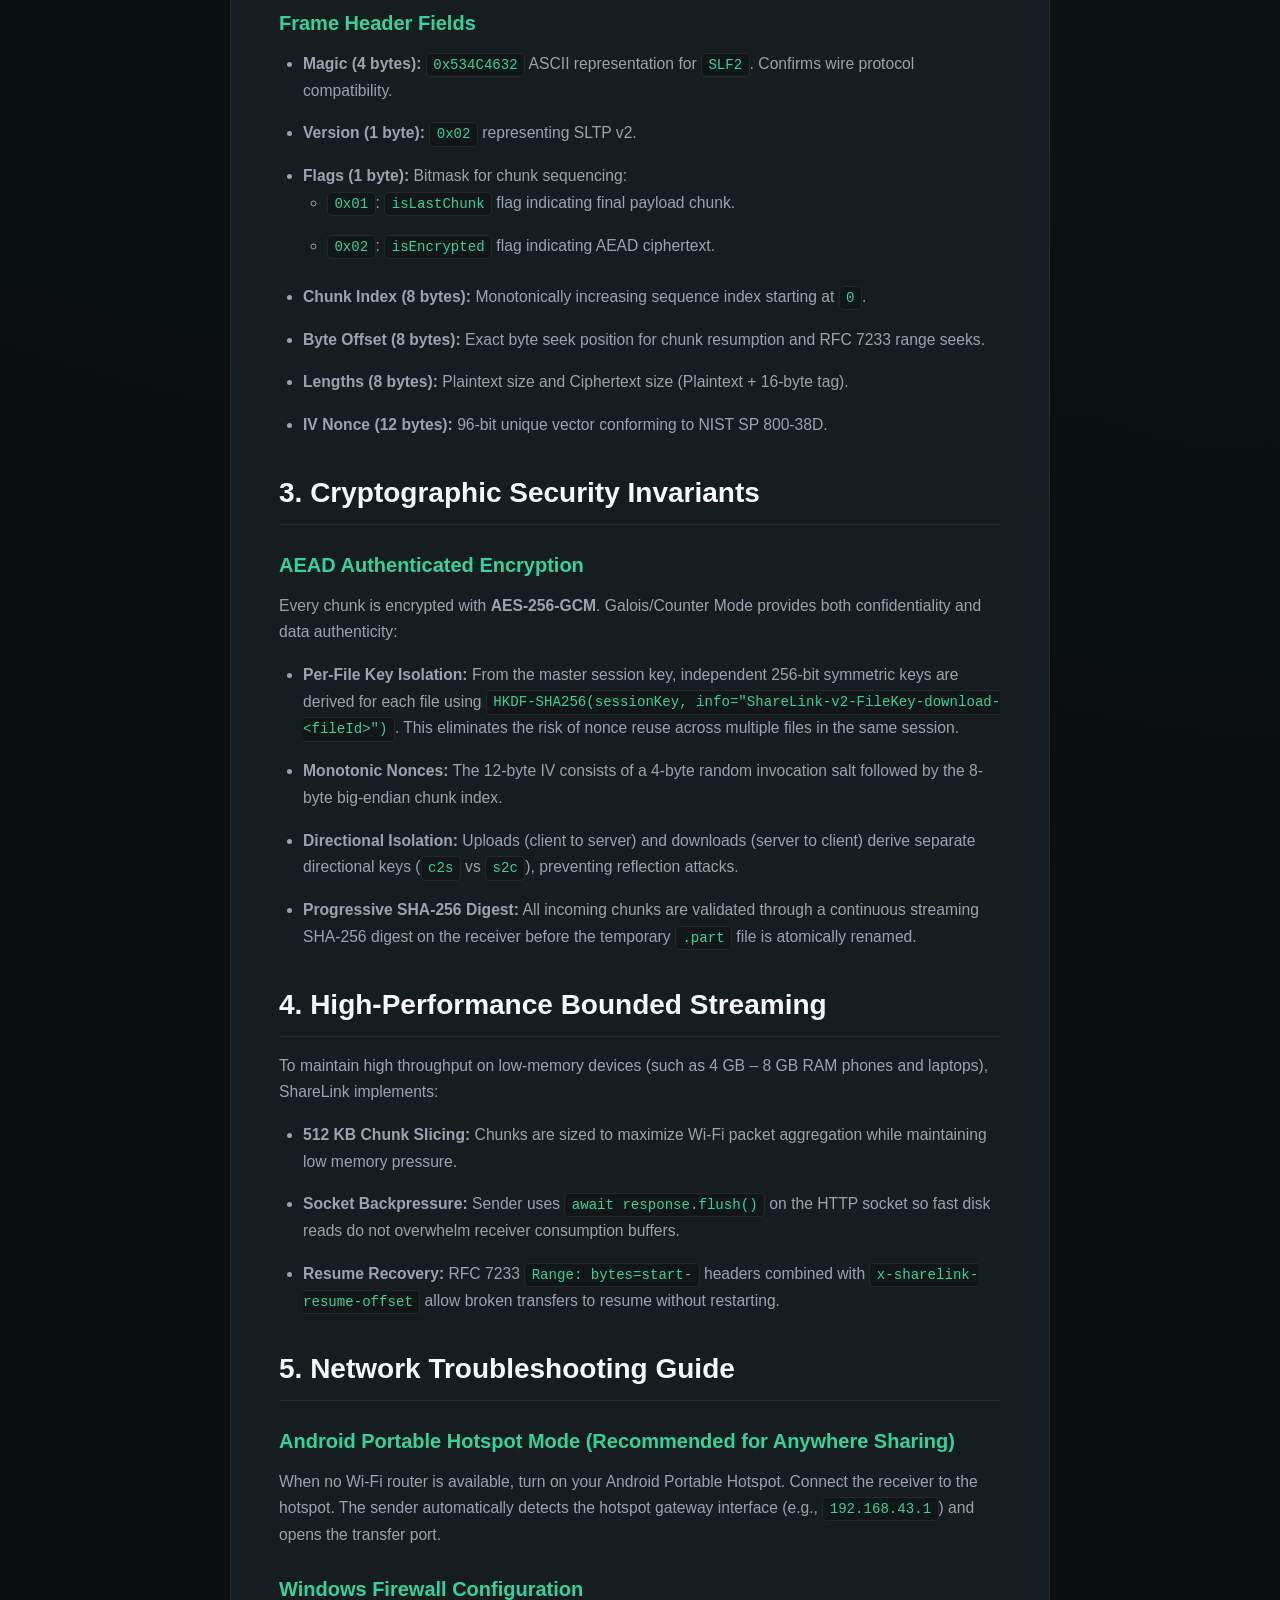
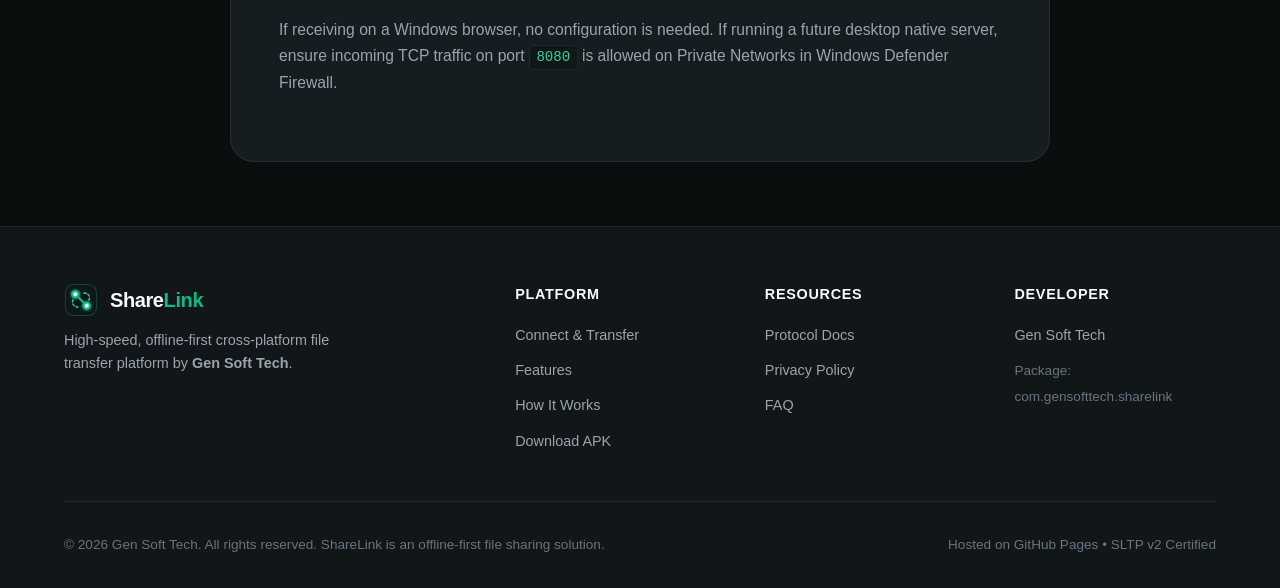
<file: docs.html>
<!DOCTYPE html>
<html lang="en">
<head>
  <meta charset="UTF-8">
  <meta name="viewport" content="width=device-width, initial-scale=1.0">
  <title>Technical Documentation — ShareLink (SLTP v2 Architecture)</title>
  <meta name="description" content="Technical documentation and protocol specification for ShareLink and SLTP v2. Learn how offline encrypted peer-to-peer file transfer works.">
  <link rel="icon" type="image/svg+xml" href="assets/favicon.svg">
  <link rel="stylesheet" href="css/style.css">
</head>
<body>

  <!-- Navigation -->
  <header class="site-header">
    <div class="container nav-wrapper">
      <a href="./" class="brand-link" aria-label="ShareLink Home">
        <img src="assets/logo.svg" alt="ShareLink Logo" class="brand-logo">
        <span class="brand-name">Share<span>Link</span></span>
      </a>

      <nav>
        <ul class="nav-links" id="navLinks">
          <li><a href="./">Home</a></li>
          <li><a href="connect.html">Connect &amp; Transfer</a></li>
          <li><a href="./#how-it-works">How It Works</a></li>
          <li><a href="./#features">Features</a></li>
          <li><a href="./#platforms">Platforms</a></li>
          <li><a href="downloads.html">Downloads</a></li>
          <li><a href="docs.html" class="active">Docs</a></li>
          <li><a href="privacy.html">Privacy</a></li>
        </ul>
      </nav>

      <div class="nav-cta">
        <a href="downloads.html" class="btn btn-primary btn-sm">Get ShareLink</a>
        <button class="mobile-menu-toggle" id="mobileMenuBtn" aria-label="Toggle navigation menu">☰</button>
      </div>
    </div>
  </header>

  <main>
    <section class="page-header">
      <div class="container">
        <div class="badge" style="margin-bottom: 1rem;">
          <span class="badge-dot"></span> Protocol Specification
        </div>
        <h1 class="page-title">Technical Architecture &amp; SLTP v2</h1>
        <p class="page-subtitle">
          An in-depth guide to ShareLink's wire framing, cryptographic primitives, and offline local network streaming engine.
        </p>
      </div>
    </section>

    <section class="container">
      <div class="doc-content">
        <h2>1. System Architecture Overview</h2>
        <p>
          ShareLink operates on a <strong>decentralized, peer-to-peer, offline-first</strong> model. When an Android user initiates a transfer session:
        </p>
        <ol>
          <li>The Android application starts an embedded local HTTP server (bound to port <code>8080</code> or a dynamic fallback port).</li>
          <li>A 256-bit session token and pairing secret are generated locally.</li>
          <li>A pairing QR code is generated containing:
            <pre><code>http://&lt;sender-ip&gt;:&lt;port&gt;/s/&lt;sessionToken&gt;#&lt;pairingSecret&gt;</code></pre>
          </li>
          <li>Clients connect over the local physical network (Wi-Fi router or portable mobile hotspot).</li>
        </ol>

        <div class="arch-distinction-banner" style="margin: 1.5rem 0;">
          <div class="banner-icon">ℹ️</div>
          <div class="banner-content">
            <h4>Important: Architectural Separation</h4>
            <p>
              This website (hosted on GitHub Pages) is purely an informational and download portal. <strong>It never acts as a transfer proxy or relay.</strong> File transfers occur entirely peer-to-peer across your local Wi-Fi router or Android hotspot.
            </p>
          </div>
        </div>

        <h2>2. SLTP v2 Wire Protocol Specification</h2>
        <p>
          The <strong>ShareLink Transfer Protocol version 2 (SLTP v2)</strong> structures all streaming data into deterministic, binary-framed chunks with a 40-byte fixed header:
        </p>

        <pre><code>+-------------------------------------------------------------+
| SLTP v2 40-Byte Binary Frame Structure                     |
+-------------------------------------------------------------+
| Byte 00..03 : Magic Number 0x534C4632 ('SLF2')              |
| Byte 04..04 : Protocol Version (0x02)                       |
| Byte 05..05 : Flags (Bit 0: IsLastChunk, Bit 1: IsEncrypted)|
| Byte 06..07 : Reserved / Future use                         |
| Byte 08..15 : 64-bit Chunk Index (Big-Endian)               |
| Byte 16..23 : 64-bit Byte Offset in File (Big-Endian)       |
| Byte 24..27 : 32-bit Plaintext Payload Length               |
| Byte 28..31 : 32-bit Ciphertext Payload Length              |
| Byte 32..43 : 96-bit (12-byte) AES-GCM IV Nonce             |
+-------------------------------------------------------------+
| Byte 44..N  : Ciphertext Payload + 16-byte AEAD Auth Tag    |
+-------------------------------------------------------------+</code></pre>

        <h3>Frame Header Fields</h3>
        <ul>
          <li><strong>Magic (4 bytes):</strong> <code>0x534C4632</code> ASCII representation for <code>SLF2</code>. Confirms wire protocol compatibility.</li>
          <li><strong>Version (1 byte):</strong> <code>0x02</code> representing SLTP v2.</li>
          <li><strong>Flags (1 byte):</strong> Bitmask for chunk sequencing:
            <ul>
              <li><code>0x01</code>: <code>isLastChunk</code> flag indicating final payload chunk.</li>
              <li><code>0x02</code>: <code>isEncrypted</code> flag indicating AEAD ciphertext.</li>
            </ul>
          </li>
          <li><strong>Chunk Index (8 bytes):</strong> Monotonically increasing sequence index starting at <code>0</code>.</li>
          <li><strong>Byte Offset (8 bytes):</strong> Exact byte seek position for chunk resumption and RFC 7233 range seeks.</li>
          <li><strong>Lengths (8 bytes):</strong> Plaintext size and Ciphertext size (Plaintext + 16-byte tag).</li>
          <li><strong>IV Nonce (12 bytes):</strong> 96-bit unique vector conforming to NIST SP 800-38D.</li>
        </ul>

        <h2>3. Cryptographic Security Invariants</h2>
        <h3>AEAD Authenticated Encryption</h3>
        <p>
          Every chunk is encrypted with <strong>AES-256-GCM</strong>. Galois/Counter Mode provides both confidentiality and data authenticity:
        </p>
        <ul>
          <li><strong>Per-File Key Isolation:</strong> From the master session key, independent 256-bit symmetric keys are derived for each file using <code>HKDF-SHA256(sessionKey, info="ShareLink-v2-FileKey-download-&lt;fileId&gt;")</code>. This eliminates the risk of nonce reuse across multiple files in the same session.</li>
          <li><strong>Monotonic Nonces:</strong> The 12-byte IV consists of a 4-byte random invocation salt followed by the 8-byte big-endian chunk index.</li>
          <li><strong>Directional Isolation:</strong> Uploads (client to server) and downloads (server to client) derive separate directional keys (<code>c2s</code> vs <code>s2c</code>), preventing reflection attacks.</li>
          <li><strong>Progressive SHA-256 Digest:</strong> All incoming chunks are validated through a continuous streaming SHA-256 digest on the receiver before the temporary <code>.part</code> file is atomically renamed.</li>
        </ul>

        <h2>4. High-Performance Bounded Streaming</h2>
        <p>
          To maintain high throughput on low-memory devices (such as 4 GB – 8 GB RAM phones and laptops), ShareLink implements:
        </p>
        <ul>
          <li><strong>512 KB Chunk Slicing:</strong> Chunks are sized to maximize Wi-Fi packet aggregation while maintaining low memory pressure.</li>
          <li><strong>Socket Backpressure:</strong> Sender uses <code>await response.flush()</code> on the HTTP socket so fast disk reads do not overwhelm receiver consumption buffers.</li>
          <li><strong>Resume Recovery:</strong> RFC 7233 <code>Range: bytes=start-</code> headers combined with <code>x-sharelink-resume-offset</code> allow broken transfers to resume without restarting.</li>
        </ul>

        <h2>5. Network Troubleshooting Guide</h2>
        <h3>Android Portable Hotspot Mode (Recommended for Anywhere Sharing)</h3>
        <p>
          When no Wi-Fi router is available, turn on your Android Portable Hotspot. Connect the receiver to the hotspot. The sender automatically detects the hotspot gateway interface (e.g., <code>192.168.43.1</code>) and opens the transfer port.
        </p>

        <h3>Windows Firewall Configuration</h3>
        <p>
          If receiving on a Windows browser, no configuration is needed. If running a future desktop native server, ensure incoming TCP traffic on port <code>8080</code> is allowed on Private Networks in Windows Defender Firewall.
        </p>
      </div>
    </section>
  </main>

  <!-- Footer -->
  <footer class="site-footer">
    <div class="container">
      <div class="footer-grid">
        <div class="footer-brand">
          <a href="./" class="brand-link">
            <img src="assets/logo.svg" alt="ShareLink Logo" class="brand-logo">
            <span class="brand-name">Share<span>Link</span></span>
          </a>
          <p>High-speed, offline-first cross-platform file transfer platform by <strong>Gen Soft Tech</strong>.</p>
        </div>

        <div class="footer-col">
          <h5>Platform</h5>
          <ul>
            <li><a href="connect.html">Connect &amp; Transfer</a></li>
            <li><a href="./#features">Features</a></li>
            <li><a href="./#how-it-works">How It Works</a></li>
            <li><a href="downloads.html">Download APK</a></li>
          </ul>
        </div>

        <div class="footer-col">
          <h5>Resources</h5>
          <ul>
            <li><a href="docs.html">Protocol Docs</a></li>
            <li><a href="privacy.html">Privacy Policy</a></li>
            <li><a href="./#faq">FAQ</a></li>
          </ul>
        </div>

        <div class="footer-col">
          <h5>Developer</h5>
          <ul>
            <li><span style="color: var(--text-secondary); font-size: 0.9rem;">Gen Soft Tech</span></li>
            <li><span style="color: var(--text-muted); font-size: 0.85rem;">Package: com.gensofttech.sharelink</span></li>
          </ul>
        </div>
      </div>

      <div class="footer-bottom">
        <div>&copy; 2026 Gen Soft Tech. All rights reserved. ShareLink is an offline-first file sharing solution.</div>
        <div>Hosted on GitHub Pages • SLTP v2 Certified</div>
      </div>
    </div>
  </footer>

  <script src="js/main.js"></script>
</body>
</html>
</file>
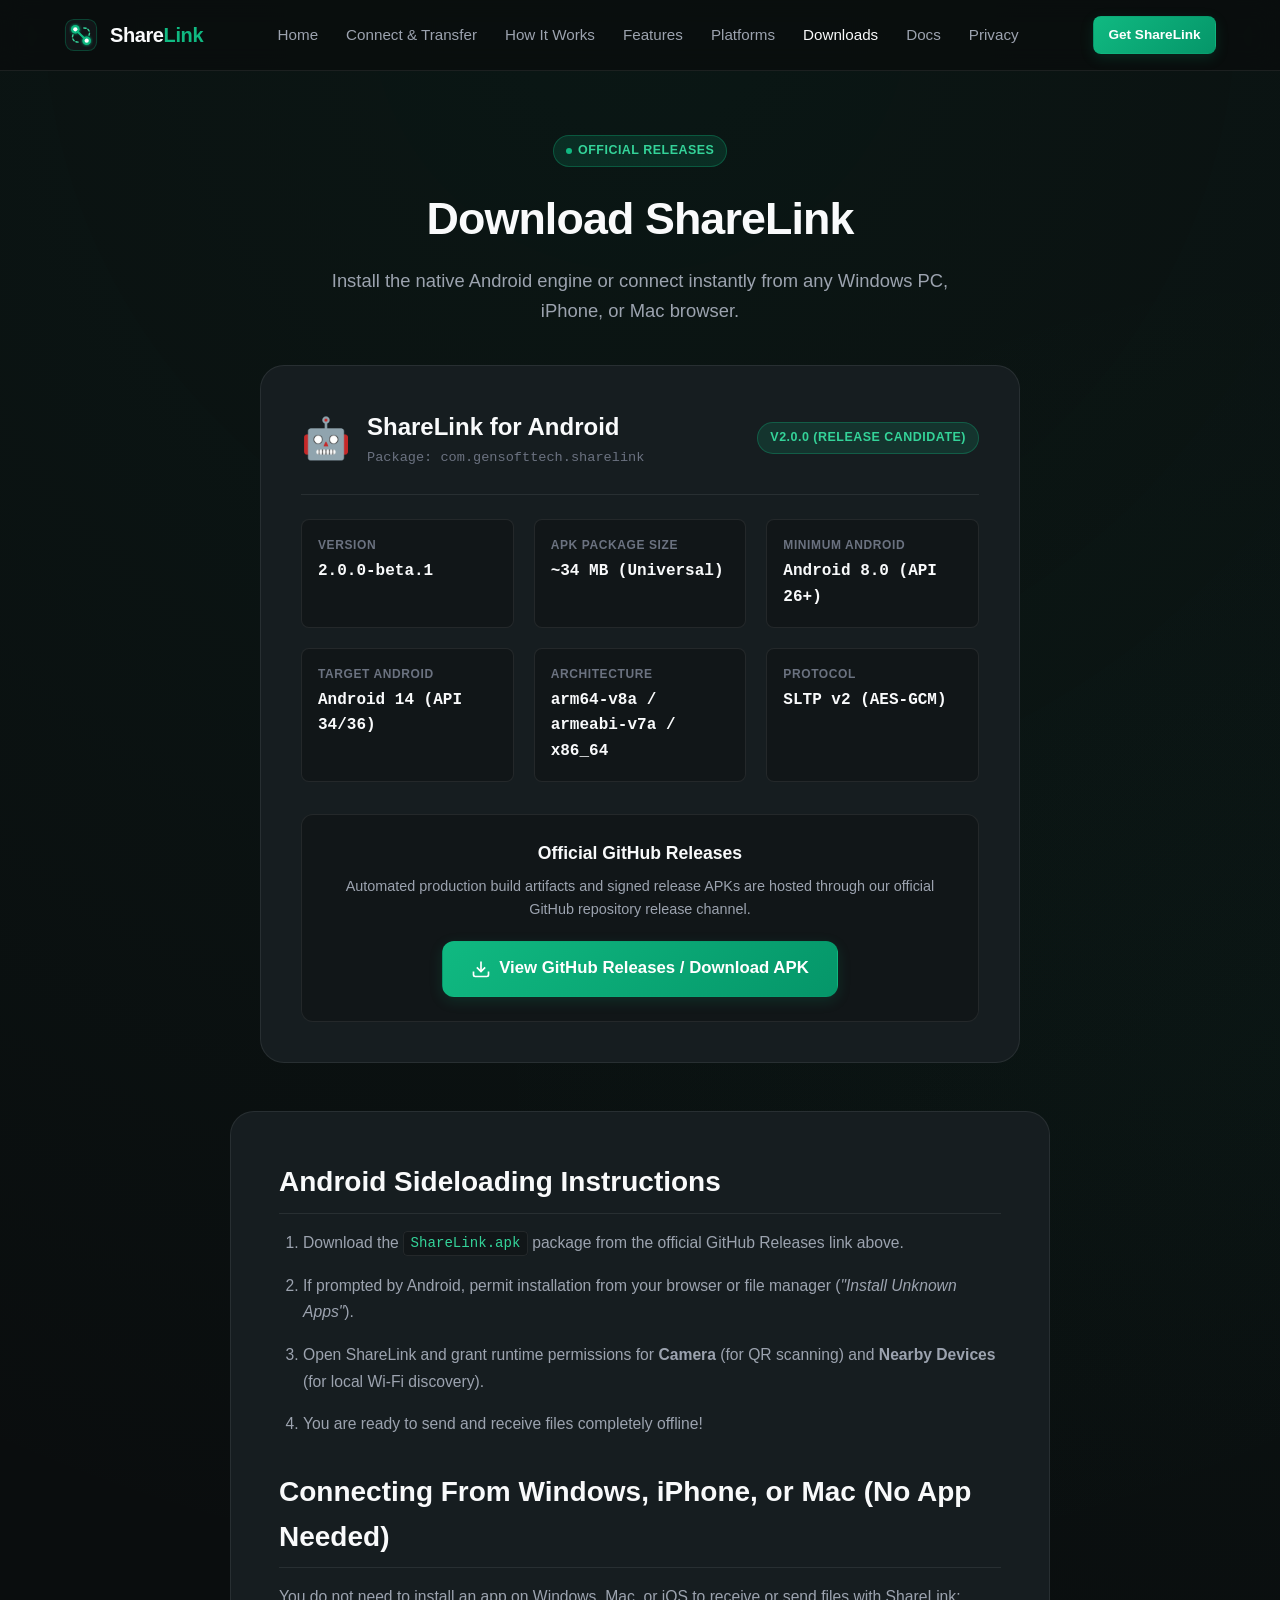
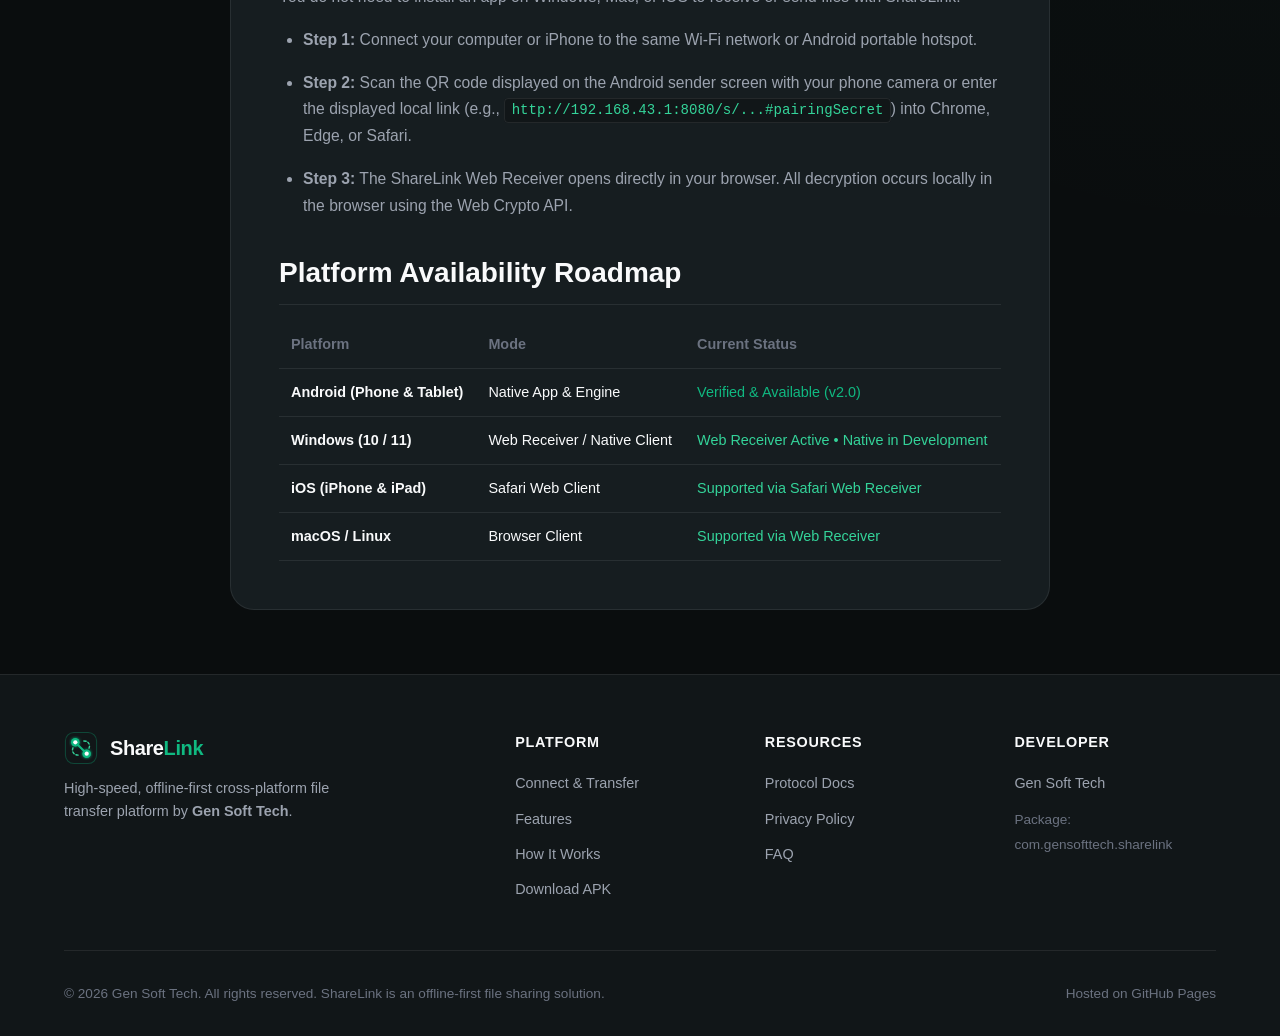
<file: downloads.html>
<!DOCTYPE html>
<html lang="en">
<head>
  <meta charset="UTF-8">
  <meta name="viewport" content="width=device-width, initial-scale=1.0">
  <title>Download ShareLink — Android APK & Web Receiver</title>
  <meta name="description" content="Download ShareLink for Android. Universal offline file-sharing APK by Gen Soft Tech. Transfer files between Android, Windows, iOS, and Mac over local Wi-Fi.">
  <link rel="icon" type="image/svg+xml" href="assets/favicon.svg">
  <link rel="stylesheet" href="css/style.css">
</head>
<body>

  <!-- Navigation -->
  <header class="site-header">
    <div class="container nav-wrapper">
      <a href="./" class="brand-link" aria-label="ShareLink Home">
        <img src="assets/logo.svg" alt="ShareLink Logo" class="brand-logo">
        <span class="brand-name">Share<span>Link</span></span>
      </a>

      <nav>
        <ul class="nav-links" id="navLinks">
          <li><a href="./">Home</a></li>
          <li><a href="connect.html">Connect &amp; Transfer</a></li>
          <li><a href="./#how-it-works">How It Works</a></li>
          <li><a href="./#features">Features</a></li>
          <li><a href="./#platforms">Platforms</a></li>
          <li><a href="downloads.html" class="active">Downloads</a></li>
          <li><a href="docs.html">Docs</a></li>
          <li><a href="privacy.html">Privacy</a></li>
        </ul>
      </nav>

      <div class="nav-cta">
        <a href="downloads.html" class="btn btn-primary btn-sm">Get ShareLink</a>
        <button class="mobile-menu-toggle" id="mobileMenuBtn" aria-label="Toggle navigation menu">☰</button>
      </div>
    </div>
  </header>

  <main>
    <section class="page-header">
      <div class="container">
        <div class="badge" style="margin-bottom: 1rem;">
          <span class="badge-dot"></span> Official Releases
        </div>
        <h1 class="page-title">Download ShareLink</h1>
        <p class="page-subtitle">
          Install the native Android engine or connect instantly from any Windows PC, iPhone, or Mac browser.
        </p>
      </div>
    </section>

    <section class="container">
      <!-- Android Primary Download Card -->
      <div class="download-card">
        <div class="download-header">
          <div style="display: flex; align-items: center; gap: 1rem;">
            <div style="font-size: 2.5rem;">🤖</div>
            <div>
              <h2 style="font-size: 1.5rem; font-weight: 750;">ShareLink for Android</h2>
              <div style="font-size: 0.85rem; color: var(--text-muted); font-family: var(--font-mono);">
                Package: com.gensofttech.sharelink
              </div>
            </div>
          </div>
          <div>
            <span class="badge" style="background: rgba(16, 185, 129, 0.15); color: var(--accent-light);">
              v2.0.0 (Release Candidate)
            </span>
          </div>
        </div>

        <div class="download-details-grid">
          <div class="detail-item">
            <div class="detail-label">Version</div>
            <div class="detail-val">2.0.0-beta.1</div>
          </div>
          <div class="detail-item">
            <div class="detail-label">APK Package Size</div>
            <div class="detail-val">~34 MB (Universal)</div>
          </div>
          <div class="detail-item">
            <div class="detail-label">Minimum Android</div>
            <div class="detail-val">Android 8.0 (API 26+)</div>
          </div>
          <div class="detail-item">
            <div class="detail-label">Target Android</div>
            <div class="detail-val">Android 14 (API 34/36)</div>
          </div>
          <div class="detail-item">
            <div class="detail-label">Architecture</div>
            <div class="detail-val">arm64-v8a / armeabi-v7a / x86_64</div>
          </div>
          <div class="detail-item">
            <div class="detail-label">Protocol</div>
            <div class="detail-val">SLTP v2 (AES-GCM)</div>
          </div>
        </div>

        <!-- Release State / Action Button -->
        <div style="background-color: var(--bg-surface); padding: 1.5rem; border-radius: var(--radius-md); border: 1px solid var(--border-color); text-align: center;">
          <h4 style="font-size: 1.1rem; margin-bottom: 0.5rem;">Official GitHub Releases</h4>
          <p style="font-size: 0.9rem; color: var(--text-secondary); margin-bottom: 1.25rem;">
            Automated production build artifacts and signed release APKs are hosted through our official GitHub repository release channel.
          </p>

          <a href="https://github.com/gengadharan4656/sharelink/releases" class="btn btn-primary btn-lg btn-download-apk" target="_blank" rel="noopener">
            <svg width="20" height="20" viewBox="0 0 24 24" fill="none" stroke="currentColor" stroke-width="2">
              <path d="M21 15v4a2 2 0 0 1-2 2H5a2 2 0 0 1-2-2v-4"></path>
              <polyline points="7 10 12 15 17 10"></polyline>
              <line x1="12" y1="15" x2="12" y2="3"></line>
            </svg>
            View GitHub Releases / Download APK
          </a>

          <div id="downloadNotice" style="display: none; margin-top: 1rem; font-size: 0.85rem; color: var(--accent-light); font-family: var(--font-mono);">
            ℹ️ Production APK artifact signing is currently underway for Google Play Store release. The latest build is accessible via GitHub Releases.
          </div>
        </div>
      </div>

      <!-- Installation Guide & Non-Android Platforms -->
      <div class="doc-content">
        <h2>Android Sideloading Instructions</h2>
        <ol>
          <li>Download the <code>ShareLink.apk</code> package from the official GitHub Releases link above.</li>
          <li>If prompted by Android, permit installation from your browser or file manager (<em>"Install Unknown Apps"</em>).</li>
          <li>Open ShareLink and grant runtime permissions for <strong>Camera</strong> (for QR scanning) and <strong>Nearby Devices</strong> (for local Wi-Fi discovery).</li>
          <li>You are ready to send and receive files completely offline!</li>
        </ol>

        <h2>Connecting From Windows, iPhone, or Mac (No App Needed)</h2>
        <p>
          You do not need to install an app on Windows, Mac, or iOS to receive or send files with ShareLink:
        </p>
        <ul>
          <li><strong>Step 1:</strong> Connect your computer or iPhone to the same Wi-Fi network or Android portable hotspot.</li>
          <li><strong>Step 2:</strong> Scan the QR code displayed on the Android sender screen with your phone camera or enter the displayed local link (e.g., <code>http://192.168.43.1:8080/s/...#pairingSecret</code>) into Chrome, Edge, or Safari.</li>
          <li><strong>Step 3:</strong> The ShareLink Web Receiver opens directly in your browser. All decryption occurs locally in the browser using the Web Crypto API.</li>
        </ul>

        <h2>Platform Availability Roadmap</h2>
        <div style="overflow-x: auto; margin-top: 1rem;">
          <table style="width: 100%; border-collapse: collapse; font-size: 0.9rem; text-align: left;">
            <thead>
              <tr style="border-bottom: 1px solid var(--border-color); color: var(--text-muted);">
                <th style="padding: 0.75rem;">Platform</th>
                <th style="padding: 0.75rem;">Mode</th>
                <th style="padding: 0.75rem;">Current Status</th>
              </tr>
            </thead>
            <tbody>
              <tr style="border-bottom: 1px solid var(--border-color);">
                <td style="padding: 0.75rem; font-weight: 600;">Android (Phone &amp; Tablet)</td>
                <td style="padding: 0.75rem;">Native App &amp; Engine</td>
                <td style="padding: 0.75rem; color: var(--accent-primary);">Verified &amp; Available (v2.0)</td>
              </tr>
              <tr style="border-bottom: 1px solid var(--border-color);">
                <td style="padding: 0.75rem; font-weight: 600;">Windows (10 / 11)</td>
                <td style="padding: 0.75rem;">Web Receiver / Native Client</td>
                <td style="padding: 0.75rem; color: var(--accent-light);">Web Receiver Active • Native in Development</td>
              </tr>
              <tr style="border-bottom: 1px solid var(--border-color);">
                <td style="padding: 0.75rem; font-weight: 600;">iOS (iPhone &amp; iPad)</td>
                <td style="padding: 0.75rem;">Safari Web Client</td>
                <td style="padding: 0.75rem; color: var(--accent-light);">Supported via Safari Web Receiver</td>
              </tr>
              <tr style="border-bottom: 1px solid var(--border-color);">
                <td style="padding: 0.75rem; font-weight: 600;">macOS / Linux</td>
                <td style="padding: 0.75rem;">Browser Client</td>
                <td style="padding: 0.75rem; color: var(--accent-light);">Supported via Web Receiver</td>
              </tr>
            </tbody>
          </table>
        </div>
      </div>
    </section>
  </main>

  <!-- Footer -->
  <footer class="site-footer">
    <div class="container">
      <div class="footer-grid">
        <div class="footer-brand">
          <a href="./" class="brand-link">
            <img src="assets/logo.svg" alt="ShareLink Logo" class="brand-logo">
            <span class="brand-name">Share<span>Link</span></span>
          </a>
          <p>High-speed, offline-first cross-platform file transfer platform by <strong>Gen Soft Tech</strong>.</p>
        </div>

        <div class="footer-col">
          <h5>Platform</h5>
          <ul>
            <li><a href="connect.html">Connect &amp; Transfer</a></li>
            <li><a href="./#features">Features</a></li>
            <li><a href="./#how-it-works">How It Works</a></li>
            <li><a href="downloads.html">Download APK</a></li>
          </ul>
        </div>

        <div class="footer-col">
          <h5>Resources</h5>
          <ul>
            <li><a href="docs.html">Protocol Docs</a></li>
            <li><a href="privacy.html">Privacy Policy</a></li>
            <li><a href="./#faq">FAQ</a></li>
          </ul>
        </div>

        <div class="footer-col">
          <h5>Developer</h5>
          <ul>
            <li><span style="color: var(--text-secondary); font-size: 0.9rem;">Gen Soft Tech</span></li>
            <li><span style="color: var(--text-muted); font-size: 0.85rem;">Package: com.gensofttech.sharelink</span></li>
          </ul>
        </div>
      </div>

      <div class="footer-bottom">
        <div>&copy; 2026 Gen Soft Tech. All rights reserved. ShareLink is an offline-first file sharing solution.</div>
        <div>Hosted on GitHub Pages</div>
      </div>
    </div>
  </footer>

  <script src="js/main.js"></script>
</body>
</html>
</file>
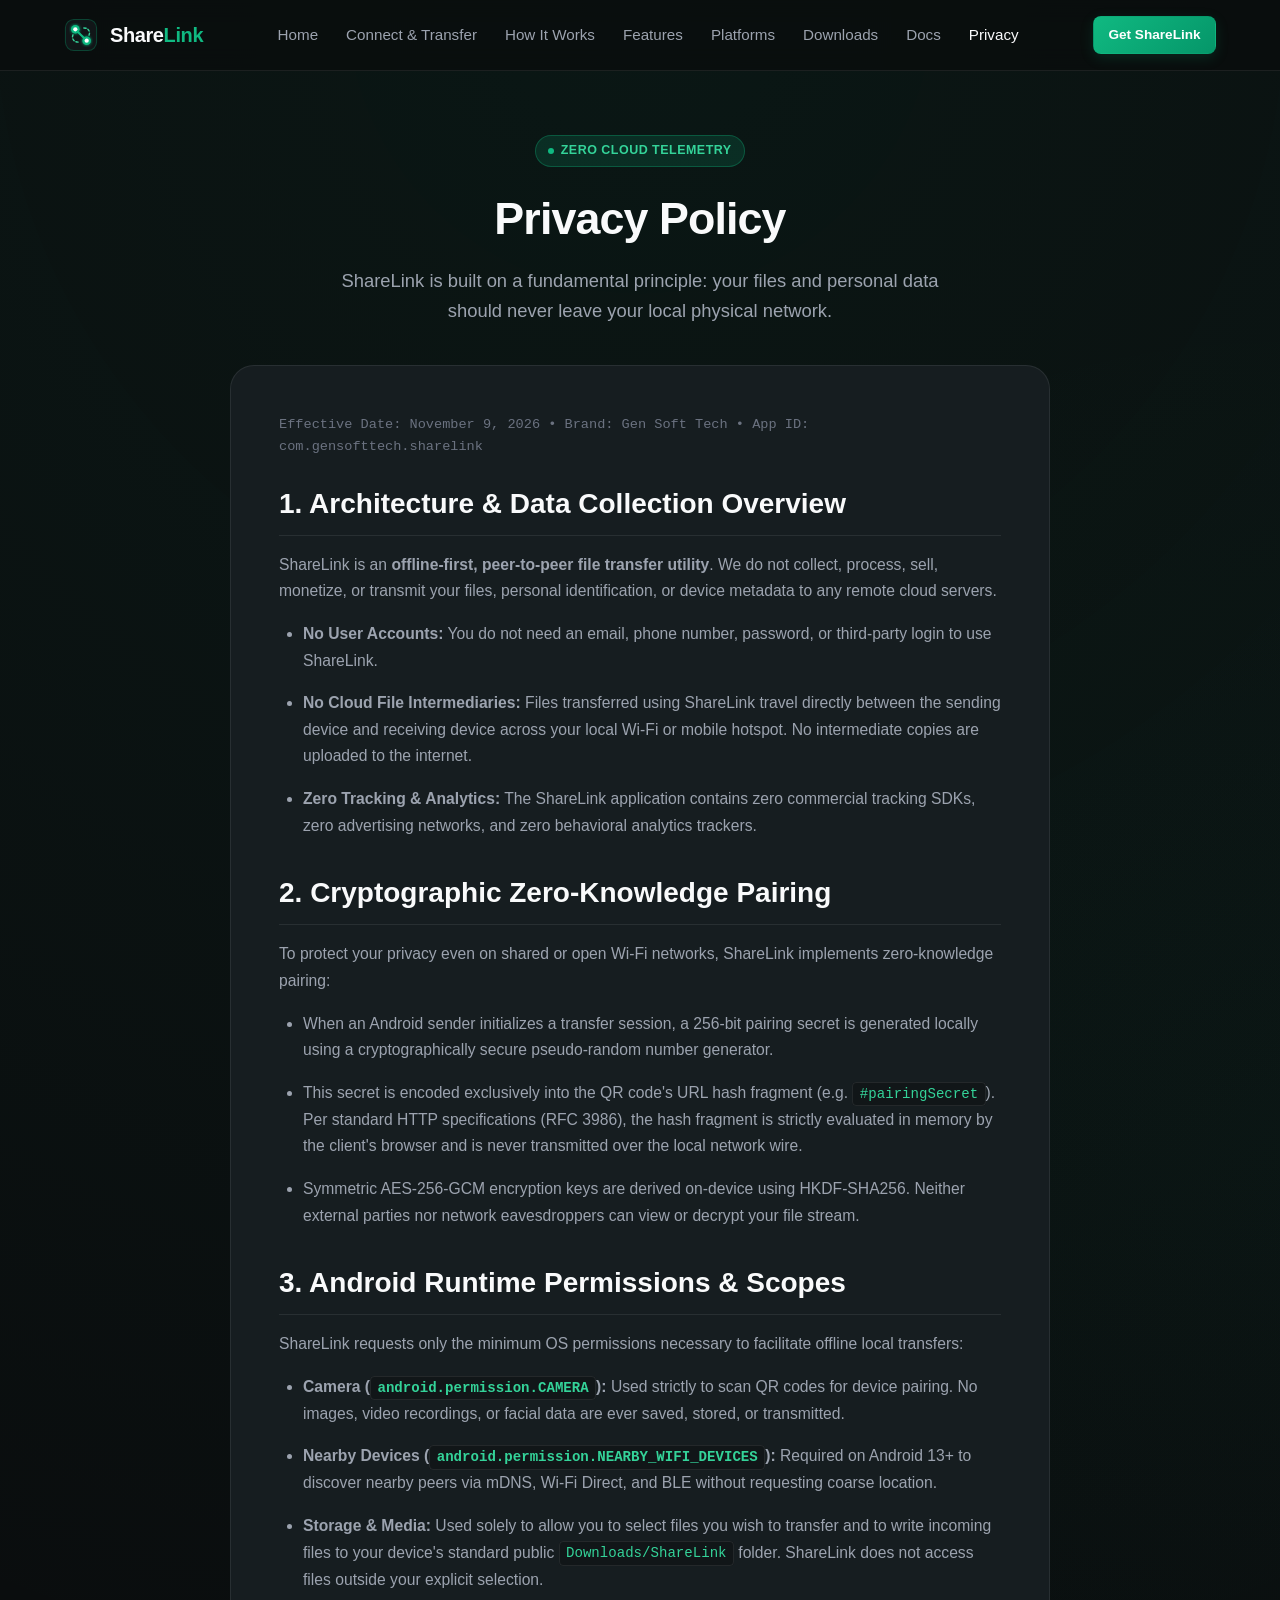
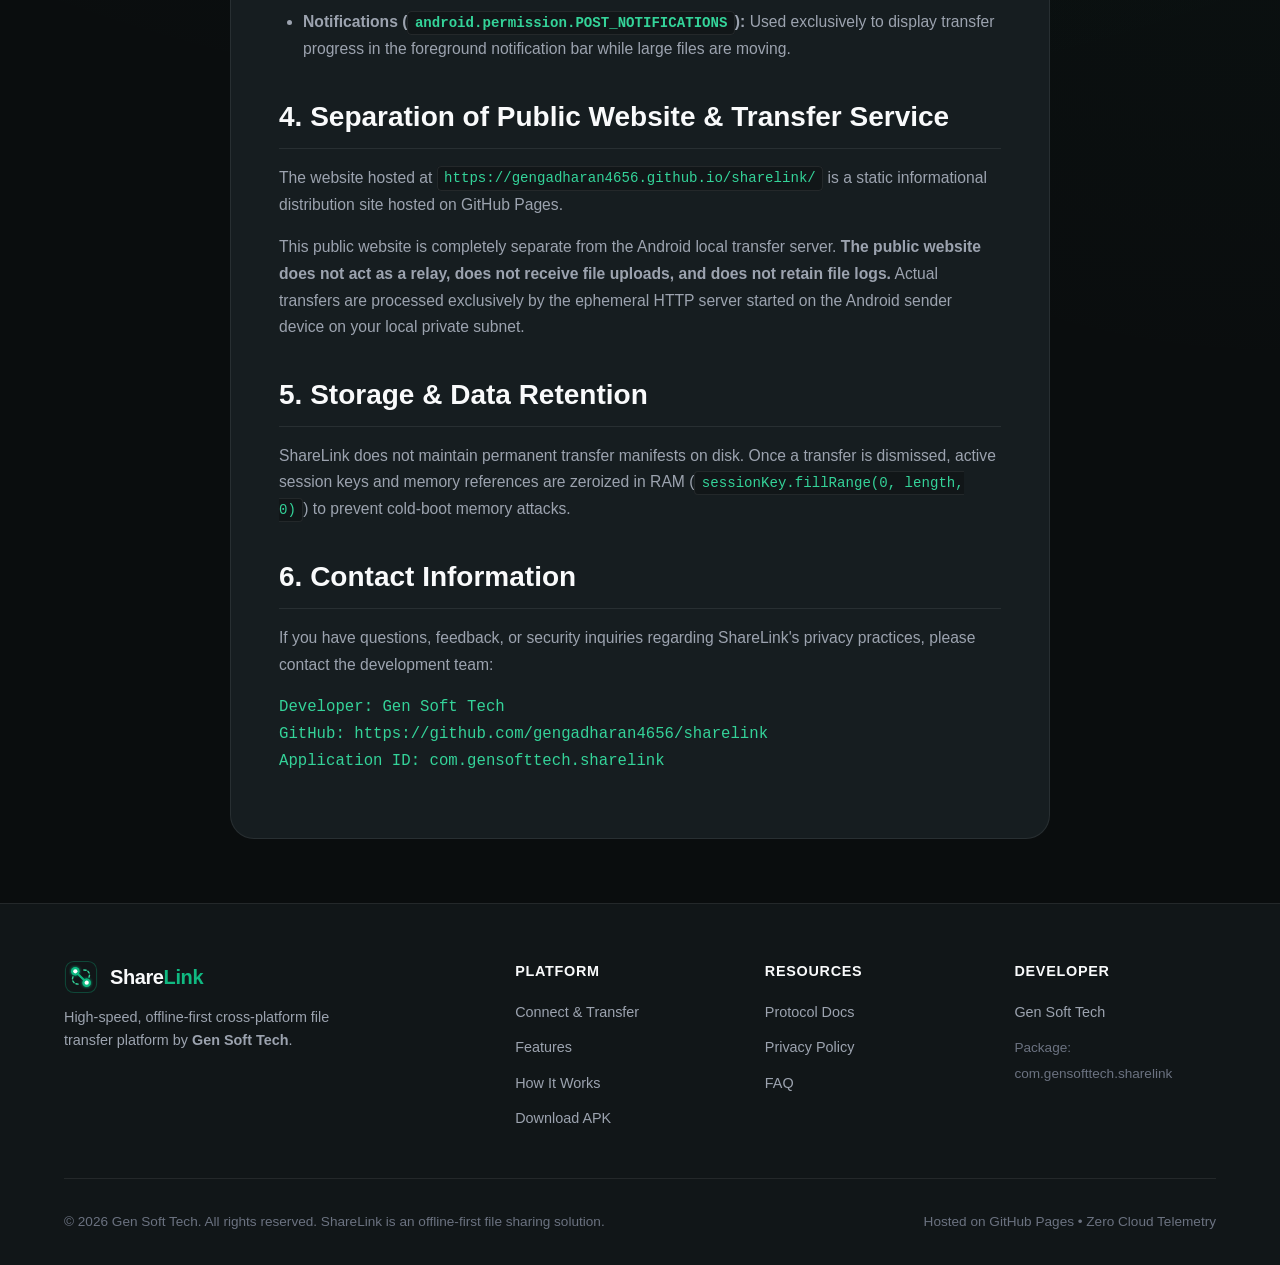
<file: privacy.html>
<!DOCTYPE html>
<html lang="en">
<head>
  <meta charset="UTF-8">
  <meta name="viewport" content="width=device-width, initial-scale=1.0">
  <title>Privacy Policy — ShareLink (Gen Soft Tech)</title>
  <meta name="description" content="ShareLink Privacy Policy. 100% offline-first local file transfer. Zero cloud storage, zero tracking, zero account requirements.">
  <link rel="icon" type="image/svg+xml" href="assets/favicon.svg">
  <link rel="stylesheet" href="css/style.css">
</head>
<body>

  <!-- Navigation -->
  <header class="site-header">
    <div class="container nav-wrapper">
      <a href="./" class="brand-link" aria-label="ShareLink Home">
        <img src="assets/logo.svg" alt="ShareLink Logo" class="brand-logo">
        <span class="brand-name">Share<span>Link</span></span>
      </a>

      <nav>
        <ul class="nav-links" id="navLinks">
          <li><a href="./">Home</a></li>
          <li><a href="connect.html">Connect &amp; Transfer</a></li>
          <li><a href="./#how-it-works">How It Works</a></li>
          <li><a href="./#features">Features</a></li>
          <li><a href="./#platforms">Platforms</a></li>
          <li><a href="downloads.html">Downloads</a></li>
          <li><a href="docs.html">Docs</a></li>
          <li><a href="privacy.html" class="active">Privacy</a></li>
        </ul>
      </nav>

      <div class="nav-cta">
        <a href="downloads.html" class="btn btn-primary btn-sm">Get ShareLink</a>
        <button class="mobile-menu-toggle" id="mobileMenuBtn" aria-label="Toggle navigation menu">☰</button>
      </div>
    </div>
  </header>

  <main>
    <section class="page-header">
      <div class="container">
        <div class="badge" style="margin-bottom: 1rem;">
          <span class="badge-dot"></span> Zero Cloud Telemetry
        </div>
        <h1 class="page-title">Privacy Policy</h1>
        <p class="page-subtitle">
          ShareLink is built on a fundamental principle: your files and personal data should never leave your local physical network.
        </p>
      </div>
    </section>

    <section class="container">
      <div class="doc-content">
        <div style="font-size: 0.85rem; color: var(--text-muted); margin-bottom: 1.5rem; font-family: var(--font-mono);">
          Effective Date: November 9, 2026 • Brand: Gen Soft Tech • App ID: com.gensofttech.sharelink
        </div>

        <h2>1. Architecture &amp; Data Collection Overview</h2>
        <p>
          ShareLink is an <strong>offline-first, peer-to-peer file transfer utility</strong>. We do not collect, process, sell, monetize, or transmit your files, personal identification, or device metadata to any remote cloud servers.
        </p>
        <ul>
          <li><strong>No User Accounts:</strong> You do not need an email, phone number, password, or third-party login to use ShareLink.</li>
          <li><strong>No Cloud File Intermediaries:</strong> Files transferred using ShareLink travel directly between the sending device and receiving device across your local Wi-Fi or mobile hotspot. No intermediate copies are uploaded to the internet.</li>
          <li><strong>Zero Tracking &amp; Analytics:</strong> The ShareLink application contains zero commercial tracking SDKs, zero advertising networks, and zero behavioral analytics trackers.</li>
        </ul>

        <h2>2. Cryptographic Zero-Knowledge Pairing</h2>
        <p>
          To protect your privacy even on shared or open Wi-Fi networks, ShareLink implements zero-knowledge pairing:
        </p>
        <ul>
          <li>When an Android sender initializes a transfer session, a 256-bit pairing secret is generated locally using a cryptographically secure pseudo-random number generator.</li>
          <li>This secret is encoded exclusively into the QR code's URL hash fragment (e.g. <code>#pairingSecret</code>). Per standard HTTP specifications (RFC 3986), the hash fragment is strictly evaluated in memory by the client's browser and is never transmitted over the local network wire.</li>
          <li>Symmetric AES-256-GCM encryption keys are derived on-device using HKDF-SHA256. Neither external parties nor network eavesdroppers can view or decrypt your file stream.</li>
        </ul>

        <h2>3. Android Runtime Permissions &amp; Scopes</h2>
        <p>
          ShareLink requests only the minimum OS permissions necessary to facilitate offline local transfers:
        </p>
        <ul>
          <li><strong>Camera (<code>android.permission.CAMERA</code>):</strong> Used strictly to scan QR codes for device pairing. No images, video recordings, or facial data are ever saved, stored, or transmitted.</li>
          <li><strong>Nearby Devices (<code>android.permission.NEARBY_WIFI_DEVICES</code>):</strong> Required on Android 13+ to discover nearby peers via mDNS, Wi-Fi Direct, and BLE without requesting coarse location.</li>
          <li><strong>Storage &amp; Media:</strong> Used solely to allow you to select files you wish to transfer and to write incoming files to your device's standard public <code>Downloads/ShareLink</code> folder. ShareLink does not access files outside your explicit selection.</li>
          <li><strong>Notifications (<code>android.permission.POST_NOTIFICATIONS</code>):</strong> Used exclusively to display transfer progress in the foreground notification bar while large files are moving.</li>
        </ul>

        <h2>4. Separation of Public Website &amp; Transfer Service</h2>
        <p>
          The website hosted at <code>https://gengadharan4656.github.io/sharelink/</code> is a static informational distribution site hosted on GitHub Pages.
        </p>
        <p>
          This public website is completely separate from the Android local transfer server. <strong>The public website does not act as a relay, does not receive file uploads, and does not retain file logs.</strong> Actual transfers are processed exclusively by the ephemeral HTTP server started on the Android sender device on your local private subnet.
        </p>

        <h2>5. Storage &amp; Data Retention</h2>
        <p>
          ShareLink does not maintain permanent transfer manifests on disk. Once a transfer is dismissed, active session keys and memory references are zeroized in RAM (<code>sessionKey.fillRange(0, length, 0)</code>) to prevent cold-boot memory attacks.
        </p>

        <h2>6. Contact Information</h2>
        <p>
          If you have questions, feedback, or security inquiries regarding ShareLink's privacy practices, please contact the development team:
        </p>
        <p style="font-family: var(--font-mono); color: var(--accent-light);">
          Developer: Gen Soft Tech<br>
          GitHub: <a href="https://github.com/gengadharan4656/sharelink" target="_blank" rel="noopener">https://github.com/gengadharan4656/sharelink</a><br>
          Application ID: com.gensofttech.sharelink
        </p>
      </div>
    </section>
  </main>

  <!-- Footer -->
  <footer class="site-footer">
    <div class="container">
      <div class="footer-grid">
        <div class="footer-brand">
          <a href="./" class="brand-link">
            <img src="assets/logo.svg" alt="ShareLink Logo" class="brand-logo">
            <span class="brand-name">Share<span>Link</span></span>
          </a>
          <p>High-speed, offline-first cross-platform file transfer platform by <strong>Gen Soft Tech</strong>.</p>
        </div>

        <div class="footer-col">
          <h5>Platform</h5>
          <ul>
            <li><a href="connect.html">Connect &amp; Transfer</a></li>
            <li><a href="./#features">Features</a></li>
            <li><a href="./#how-it-works">How It Works</a></li>
            <li><a href="downloads.html">Download APK</a></li>
          </ul>
        </div>

        <div class="footer-col">
          <h5>Resources</h5>
          <ul>
            <li><a href="docs.html">Protocol Docs</a></li>
            <li><a href="privacy.html">Privacy Policy</a></li>
            <li><a href="./#faq">FAQ</a></li>
          </ul>
        </div>

        <div class="footer-col">
          <h5>Developer</h5>
          <ul>
            <li><span style="color: var(--text-secondary); font-size: 0.9rem;">Gen Soft Tech</span></li>
            <li><span style="color: var(--text-muted); font-size: 0.85rem;">Package: com.gensofttech.sharelink</span></li>
          </ul>
        </div>
      </div>

      <div class="footer-bottom">
        <div>&copy; 2026 Gen Soft Tech. All rights reserved. ShareLink is an offline-first file sharing solution.</div>
        <div>Hosted on GitHub Pages • Zero Cloud Telemetry</div>
      </div>
    </div>
  </footer>

  <script src="js/main.js"></script>
</body>
</html>
</file>
<file: css/style.css>
/* ShareLink — Official Web Platform CSS (Gen Soft Tech) */
:root {
  --bg-primary: #0A0D0E;
  --bg-surface: #111618;
  --bg-card: #161D20;
  --bg-card-hover: #1C2529;
  --border-color: rgba(255, 255, 255, 0.08);
  --border-accent: rgba(16, 185, 129, 0.3);
  --accent-primary: #10B981;
  --accent-secondary: #059669;
  --accent-glow: rgba(16, 185, 129, 0.15);
  --accent-light: #34D399;
  --text-primary: #F9FAFB;
  --text-secondary: #9CA3AF;
  --text-muted: #6B7280;
  --font-stack: -apple-system, BlinkMacSystemFont, "Segoe UI", Roboto, "Helvetica Neue", Arial, sans-serif;
  --font-mono: ui-monospace, SFMono-Regular, Menlo, Monaco, Consolas, "Liberation Mono", monospace;
  --radius-sm: 8px;
  --radius-md: 12px;
  --radius-lg: 16px;
  --radius-xl: 24px;
  --transition-fast: 0.2s cubic-bezier(0.4, 0, 0.2, 1);
  --transition-smooth: 0.3s cubic-bezier(0.4, 0, 0.2, 1);
  --max-width: 1200px;
}

*, *::before, *::after {
  box-sizing: border-box;
  margin: 0;
  padding: 0;
}

html {
  scroll-behavior: smooth;
  font-family: var(--font-stack);
  background-color: var(--bg-primary);
  color: var(--text-primary);
  line-height: 1.6;
}

body {
  min-height: 100vh;
  display: flex;
  flex-direction: column;
  overflow-x: hidden;
  background: radial-gradient(circle at 50% 0%, rgba(16, 185, 129, 0.06) 0%, transparent 60%),
              radial-gradient(circle at 100% 40%, rgba(16, 185, 129, 0.03) 0%, transparent 40%),
              var(--bg-primary);
}

a {
  color: inherit;
  text-decoration: none;
}

/* Container */
.container {
  width: 100%;
  max-width: var(--max-width);
  margin: 0 auto;
  padding: 0 1.5rem;
}

/* Header & Nav */
header.site-header {
  position: sticky;
  top: 0;
  z-index: 100;
  background-color: rgba(10, 13, 14, 0.85);
  backdrop-filter: blur(12px);
  -webkit-backdrop-filter: blur(12px);
  border-bottom: 1px solid var(--border-color);
  padding: 1rem 0;
}

.nav-wrapper {
  display: flex;
  align-items: center;
  justify-content: space-between;
}

.brand-link {
  display: flex;
  align-items: center;
  gap: 0.75rem;
  font-weight: 700;
  font-size: 1.25rem;
  letter-spacing: -0.02em;
}

.brand-logo {
  width: 34px;
  height: 34px;
  flex-shrink: 0;
}

.brand-name {
  color: var(--text-primary);
}

.brand-name span {
  color: var(--accent-primary);
}

.nav-links {
  display: flex;
  align-items: center;
  gap: 1.75rem;
  list-style: none;
}

.nav-links a {
  font-size: 0.95rem;
  color: var(--text-secondary);
  transition: color var(--transition-fast);
  font-weight: 500;
}

.nav-links a:hover,
.nav-links a.active {
  color: var(--text-primary);
}

.nav-cta {
  display: flex;
  align-items: center;
  gap: 1rem;
}

.mobile-menu-toggle {
  display: none;
  background: none;
  border: none;
  color: var(--text-primary);
  font-size: 1.5rem;
  cursor: pointer;
  padding: 0.5rem;
}

/* Buttons */
.btn {
  display: inline-flex;
  align-items: center;
  justify-content: center;
  gap: 0.5rem;
  font-size: 0.95rem;
  font-weight: 600;
  padding: 0.65rem 1.25rem;
  border-radius: var(--radius-sm);
  transition: all var(--transition-fast);
  cursor: pointer;
  border: 1px solid transparent;
}

.btn-primary {
  background: linear-gradient(135deg, var(--accent-primary), var(--accent-secondary));
  color: #FFFFFF;
  box-shadow: 0 4px 14px var(--accent-glow);
}

.btn-primary:hover {
  background: linear-gradient(135deg, var(--accent-light), var(--accent-primary));
  box-shadow: 0 6px 20px rgba(16, 185, 129, 0.25);
  transform: translateY(-1px);
}

.btn-secondary {
  background-color: var(--bg-card);
  color: var(--text-primary);
  border-color: var(--border-color);
}

.btn-secondary:hover {
  background-color: var(--bg-card-hover);
  border-color: rgba(255, 255, 255, 0.15);
  transform: translateY(-1px);
}

.btn-outline {
  background: transparent;
  color: var(--accent-primary);
  border-color: var(--border-accent);
}

.btn-outline:hover {
  background: var(--accent-glow);
  border-color: var(--accent-primary);
}

.btn-sm {
  font-size: 0.85rem;
  padding: 0.45rem 0.9rem;
}

.btn-lg {
  font-size: 1.05rem;
  padding: 0.85rem 1.75rem;
  border-radius: var(--radius-md);
}

/* Badge */
.badge {
  display: inline-flex;
  align-items: center;
  gap: 0.4rem;
  font-size: 0.78rem;
  font-weight: 600;
  padding: 0.3rem 0.75rem;
  border-radius: 9999px;
  background-color: var(--accent-glow);
  color: var(--accent-light);
  border: 1px solid var(--border-accent);
  text-transform: uppercase;
  letter-spacing: 0.04em;
}

.badge-dot {
  width: 6px;
  height: 6px;
  background-color: var(--accent-primary);
  border-radius: 50%;
  animation: pulse 2s infinite;
}

@keyframes pulse {
  0%, 100% { opacity: 1; transform: scale(1); }
  50% { opacity: 0.4; transform: scale(0.85); }
}

/* Hero Section */
.hero-section {
  padding: 5rem 0 4rem;
  text-align: center;
}

.hero-content {
  max-width: 820px;
  margin: 0 auto;
}

.hero-title {
  font-size: 3.25rem;
  font-weight: 800;
  letter-spacing: -0.03em;
  line-height: 1.15;
  margin: 1.5rem 0 1rem;
}

.hero-title .text-gradient {
  background: linear-gradient(135deg, #FFFFFF 30%, var(--accent-light) 100%);
  -webkit-background-clip: text;
  -webkit-text-fill-color: transparent;
}

.hero-subtitle {
  font-size: 1.25rem;
  color: var(--text-secondary);
  line-height: 1.6;
  margin-bottom: 2.5rem;
}

.hero-actions {
  display: flex;
  align-items: center;
  justify-content: center;
  gap: 1rem;
  margin-bottom: 3rem;
  flex-wrap: wrap;
}

/* Hero Preview Mockup */
.preview-container {
  margin-top: 2rem;
  perspective: 1000px;
}

.app-mockup {
  background-color: var(--bg-surface);
  border: 1px solid var(--border-color);
  border-radius: var(--radius-xl);
  overflow: hidden;
  box-shadow: 0 20px 40px rgba(0, 0, 0, 0.6), 0 0 0 1px var(--border-color);
}

.mockup-header {
  background-color: rgba(255, 255, 255, 0.02);
  border-bottom: 1px solid var(--border-color);
  padding: 0.85rem 1.25rem;
  display: flex;
  align-items: center;
  justify-content: space-between;
}

.mockup-dots {
  display: flex;
  gap: 6px;
}

.mockup-dots span {
  width: 10px;
  height: 10px;
  border-radius: 50%;
  background-color: rgba(255, 255, 255, 0.15);
}

.mockup-title {
  font-size: 0.82rem;
  font-family: var(--font-mono);
  color: var(--text-muted);
}

.mockup-body {
  padding: 2rem;
  display: grid;
  grid-template-columns: 1fr 1fr;
  gap: 1.5rem;
  text-align: left;
}

.mockup-pane {
  background-color: var(--bg-card);
  border: 1px solid var(--border-color);
  border-radius: var(--radius-lg);
  padding: 1.25rem;
}

.pane-title {
  font-size: 0.95rem;
  font-weight: 600;
  margin-bottom: 0.5rem;
  display: flex;
  align-items: center;
  justify-content: space-between;
}

.transfer-file-item {
  display: flex;
  align-items: center;
  justify-content: space-between;
  padding: 0.75rem;
  background-color: var(--bg-surface);
  border-radius: var(--radius-sm);
  margin-top: 0.75rem;
  font-size: 0.85rem;
}

.file-info {
  display: flex;
  align-items: center;
  gap: 0.6rem;
}

.file-icon {
  color: var(--accent-primary);
}

.transfer-progress-bar {
  width: 100%;
  height: 6px;
  background-color: rgba(255, 255, 255, 0.08);
  border-radius: 9999px;
  overflow: hidden;
  margin-top: 0.75rem;
}

.progress-fill {
  width: 82%;
  height: 100%;
  background: linear-gradient(90deg, var(--accent-secondary), var(--accent-primary));
  border-radius: 9999px;
}

.stats-row {
  display: flex;
  justify-content: space-between;
  margin-top: 0.5rem;
  font-size: 0.78rem;
  color: var(--text-muted);
  font-family: var(--font-mono);
}

/* Architecture Distinction Banner */
.arch-distinction-banner {
  background-color: rgba(16, 185, 129, 0.04);
  border: 1px solid var(--border-accent);
  border-radius: var(--radius-lg);
  padding: 1.5rem;
  margin: 3rem 0 1rem;
  display: flex;
  align-items: flex-start;
  gap: 1.25rem;
}

.banner-icon {
  font-size: 1.5rem;
  color: var(--accent-primary);
  flex-shrink: 0;
  margin-top: 0.15rem;
}

.banner-content h4 {
  font-size: 1.05rem;
  font-weight: 700;
  color: var(--text-primary);
  margin-bottom: 0.4rem;
}

.banner-content p {
  font-size: 0.92rem;
  color: var(--text-secondary);
  line-height: 1.55;
}

/* Sections */
.section {
  padding: 4.5rem 0;
}

.section-header {
  text-align: center;
  max-width: 680px;
  margin: 0 auto 3rem;
}

.section-tag {
  color: var(--accent-primary);
  font-size: 0.85rem;
  font-weight: 700;
  text-transform: uppercase;
  letter-spacing: 0.08em;
  margin-bottom: 0.5rem;
}

.section-title {
  font-size: 2.25rem;
  font-weight: 750;
  letter-spacing: -0.02em;
  margin-bottom: 0.75rem;
}

.section-subtitle {
  color: var(--text-secondary);
  font-size: 1.05rem;
}

/* Steps Grid */
.steps-grid {
  display: grid;
  grid-template-columns: repeat(3, 1fr);
  gap: 1.75rem;
}

.step-card {
  background-color: var(--bg-card);
  border: 1px solid var(--border-color);
  border-radius: var(--radius-lg);
  padding: 2rem;
  position: relative;
  transition: all var(--transition-smooth);
}

.step-card:hover {
  border-color: var(--border-accent);
  transform: translateY(-3px);
  box-shadow: 0 10px 25px rgba(0, 0, 0, 0.4);
}

.step-number {
  font-size: 2.25rem;
  font-weight: 800;
  color: var(--accent-primary);
  opacity: 0.8;
  margin-bottom: 1rem;
  font-family: var(--font-mono);
}

.step-title {
  font-size: 1.25rem;
  font-weight: 700;
  margin-bottom: 0.75rem;
}

.step-desc {
  color: var(--text-secondary);
  font-size: 0.95rem;
  line-height: 1.6;
}

/* Features Grid */
.features-grid {
  display: grid;
  grid-template-columns: repeat(3, 1fr);
  gap: 1.75rem;
}

.feature-card {
  background-color: var(--bg-card);
  border: 1px solid var(--border-color);
  border-radius: var(--radius-lg);
  padding: 1.75rem;
  transition: all var(--transition-smooth);
}

.feature-card:hover {
  border-color: var(--border-accent);
  background-color: var(--bg-card-hover);
  transform: translateY(-2px);
}

.feature-icon-wrapper {
  width: 44px;
  height: 44px;
  border-radius: var(--radius-md);
  background-color: var(--accent-glow);
  border: 1px solid var(--border-accent);
  display: flex;
  align-items: center;
  justify-content: center;
  color: var(--accent-primary);
  margin-bottom: 1.25rem;
}

.feature-title {
  font-size: 1.15rem;
  font-weight: 650;
  margin-bottom: 0.5rem;
}

.feature-desc {
  color: var(--text-secondary);
  font-size: 0.92rem;
  line-height: 1.55;
}

/* Platform Support Table / Cards */
.platforms-grid {
  display: grid;
  grid-template-columns: repeat(4, 1fr);
  gap: 1.25rem;
}

.platform-card {
  background-color: var(--bg-card);
  border: 1px solid var(--border-color);
  border-radius: var(--radius-md);
  padding: 1.5rem;
  text-align: center;
  transition: border-color var(--transition-fast);
}

.platform-card:hover {
  border-color: var(--border-accent);
}

.platform-icon {
  font-size: 2rem;
  margin-bottom: 0.75rem;
}

.platform-name {
  font-size: 1.05rem;
  font-weight: 650;
  margin-bottom: 0.25rem;
}

.platform-mode {
  font-size: 0.8rem;
  color: var(--accent-light);
  font-weight: 600;
  margin-bottom: 0.75rem;
}

.platform-desc {
  font-size: 0.85rem;
  color: var(--text-muted);
}

/* FAQ Accordion */
.faq-list {
  max-width: 780px;
  margin: 0 auto;
  display: flex;
  flex-direction: column;
  gap: 1rem;
}

.faq-item {
  background-color: var(--bg-card);
  border: 1px solid var(--border-color);
  border-radius: var(--radius-md);
  overflow: hidden;
  transition: border-color var(--transition-fast);
}

.faq-item:hover {
  border-color: rgba(255, 255, 255, 0.15);
}

.faq-question {
  width: 100%;
  padding: 1.25rem 1.5rem;
  background: none;
  border: none;
  color: var(--text-primary);
  font-size: 1.05rem;
  font-weight: 600;
  text-align: left;
  display: flex;
  align-items: center;
  justify-content: space-between;
  cursor: pointer;
  gap: 1rem;
}

.faq-icon {
  color: var(--accent-primary);
  transition: transform var(--transition-fast);
  font-size: 1.25rem;
  flex-shrink: 0;
}

.faq-item.open .faq-icon {
  transform: rotate(45deg);
}

.faq-answer {
  max-height: 0;
  overflow: hidden;
  transition: max-height var(--transition-smooth);
  padding: 0 1.5rem;
  color: var(--text-secondary);
  font-size: 0.95rem;
  line-height: 1.6;
}

.faq-item.open .faq-answer {
  max-height: 300px;
  padding-bottom: 1.25rem;
}

/* CTA Section */
.cta-section {
  padding: 5rem 0;
  text-align: center;
}

.cta-box {
  background: linear-gradient(135deg, rgba(17, 22, 24, 0.95), rgba(22, 29, 32, 0.95));
  border: 1px solid var(--border-accent);
  border-radius: var(--radius-xl);
  padding: 3.5rem 2rem;
  position: relative;
  overflow: hidden;
  box-shadow: 0 20px 50px rgba(0, 0, 0, 0.5);
}

.cta-title {
  font-size: 2.4rem;
  font-weight: 800;
  letter-spacing: -0.02em;
  margin-bottom: 1rem;
}

.cta-subtitle {
  font-size: 1.15rem;
  color: var(--text-secondary);
  max-width: 600px;
  margin: 0 auto 2rem;
}

/* Footer */
footer.site-footer {
  margin-top: auto;
  background-color: var(--bg-surface);
  border-top: 1px solid var(--border-color);
  padding: 3.5rem 0 2rem;
}

.footer-grid {
  display: grid;
  grid-template-columns: 2fr 1fr 1fr 1fr;
  gap: 3rem;
  margin-bottom: 3rem;
}

.footer-brand p {
  color: var(--text-secondary);
  font-size: 0.9rem;
  margin-top: 0.75rem;
  max-width: 300px;
}

.footer-col h5 {
  font-size: 0.9rem;
  font-weight: 700;
  text-transform: uppercase;
  letter-spacing: 0.05em;
  color: var(--text-primary);
  margin-bottom: 1rem;
}

.footer-col ul {
  list-style: none;
  display: flex;
  flex-direction: column;
  gap: 0.6rem;
}

.footer-col a {
  color: var(--text-secondary);
  font-size: 0.9rem;
  transition: color var(--transition-fast);
}

.footer-col a:hover {
  color: var(--accent-primary);
}

.footer-bottom {
  border-top: 1px solid var(--border-color);
  padding-top: 2rem;
  display: flex;
  align-items: center;
  justify-content: space-between;
  color: var(--text-muted);
  font-size: 0.85rem;
  flex-wrap: wrap;
  gap: 1rem;
}

/* Downloads & Document Pages Specific Styles */
.page-header {
  padding: 4rem 0 2.5rem;
  text-align: center;
}

.page-title {
  font-size: 2.8rem;
  font-weight: 800;
  letter-spacing: -0.02em;
  margin-bottom: 0.75rem;
}

.page-subtitle {
  font-size: 1.15rem;
  color: var(--text-secondary);
  max-width: 620px;
  margin: 0 auto;
}

.download-card {
  background-color: var(--bg-card);
  border: 1px solid var(--border-color);
  border-radius: var(--radius-xl);
  padding: 2.5rem;
  max-width: 760px;
  margin: 0 auto 3rem;
}

.download-header {
  display: flex;
  align-items: center;
  justify-content: space-between;
  border-bottom: 1px solid var(--border-color);
  padding-bottom: 1.5rem;
  margin-bottom: 1.5rem;
  flex-wrap: wrap;
  gap: 1rem;
}

.download-details-grid {
  display: grid;
  grid-template-columns: repeat(3, 1fr);
  gap: 1.25rem;
  margin-bottom: 2rem;
}

.detail-item {
  background-color: var(--bg-surface);
  border-radius: var(--radius-sm);
  padding: 1rem;
  border: 1px solid var(--border-color);
}

.detail-label {
  font-size: 0.75rem;
  color: var(--text-muted);
  text-transform: uppercase;
  letter-spacing: 0.05em;
  font-weight: 600;
}

.detail-val {
  font-size: 1rem;
  font-weight: 650;
  color: var(--text-primary);
  margin-top: 0.25rem;
  font-family: var(--font-mono);
}

.doc-content {
  max-width: 820px;
  margin: 0 auto 4rem;
  background-color: var(--bg-card);
  border: 1px solid var(--border-color);
  border-radius: var(--radius-xl);
  padding: 3rem;
}

.doc-content h2 {
  font-size: 1.75rem;
  font-weight: 750;
  margin: 2rem 0 1rem;
  color: var(--text-primary);
  border-bottom: 1px solid var(--border-color);
  padding-bottom: 0.5rem;
}

.doc-content h2:first-of-type {
  margin-top: 0;
}

.doc-content h3 {
  font-size: 1.25rem;
  font-weight: 650;
  margin: 1.5rem 0 0.75rem;
  color: var(--accent-light);
}

.doc-content p, .doc-content li {
  color: var(--text-secondary);
  line-height: 1.7;
  font-size: 0.98rem;
  margin-bottom: 1rem;
}

.doc-content ul, .doc-content ol {
  padding-left: 1.5rem;
  margin-bottom: 1.5rem;
}

.doc-content code {
  font-family: var(--font-mono);
  background-color: var(--bg-surface);
  color: var(--accent-light);
  padding: 0.2rem 0.4rem;
  border-radius: 4px;
  font-size: 0.88rem;
  border: 1px solid var(--border-color);
}

.doc-content pre {
  background-color: var(--bg-surface);
  border: 1px solid var(--border-color);
  border-radius: var(--radius-md);
  padding: 1.25rem;
  overflow-x: auto;
  font-family: var(--font-mono);
  font-size: 0.88rem;
  margin: 1.25rem 0;
  color: #E5E7EB;
}

/* Responsive Media Queries */
@media (max-width: 992px) {
  .hero-title {
    font-size: 2.6rem;
  }
  .steps-grid,
  .features-grid {
    grid-template-columns: repeat(2, 1fr);
  }
  .platforms-grid {
    grid-template-columns: repeat(2, 1fr);
  }
  .footer-grid {
    grid-template-columns: 1fr 1fr;
    gap: 2rem;
  }
  .mockup-body {
    grid-template-columns: 1fr;
  }
}

@media (max-width: 768px) {
  .nav-links,
  .nav-cta .btn {
    display: none;
  }
  .mobile-menu-toggle {
    display: block;
  }
  .nav-links.mobile-open {
    display: flex;
    flex-direction: column;
    position: absolute;
    top: 100%;
    left: 0;
    right: 0;
    background-color: var(--bg-surface);
    border-bottom: 1px solid var(--border-color);
    padding: 1.5rem;
    gap: 1rem;
  }
  .hero-title {
    font-size: 2.1rem;
  }
  .hero-subtitle {
    font-size: 1.05rem;
  }
  .steps-grid,
  .features-grid,
  .platforms-grid {
    grid-template-columns: 1fr;
  }
  .download-details-grid {
    grid-template-columns: 1fr;
  }
  .doc-content {
    padding: 1.75rem;
  }
  .footer-grid {
    grid-template-columns: 1fr;
    gap: 2rem;
  }
}
</file>
